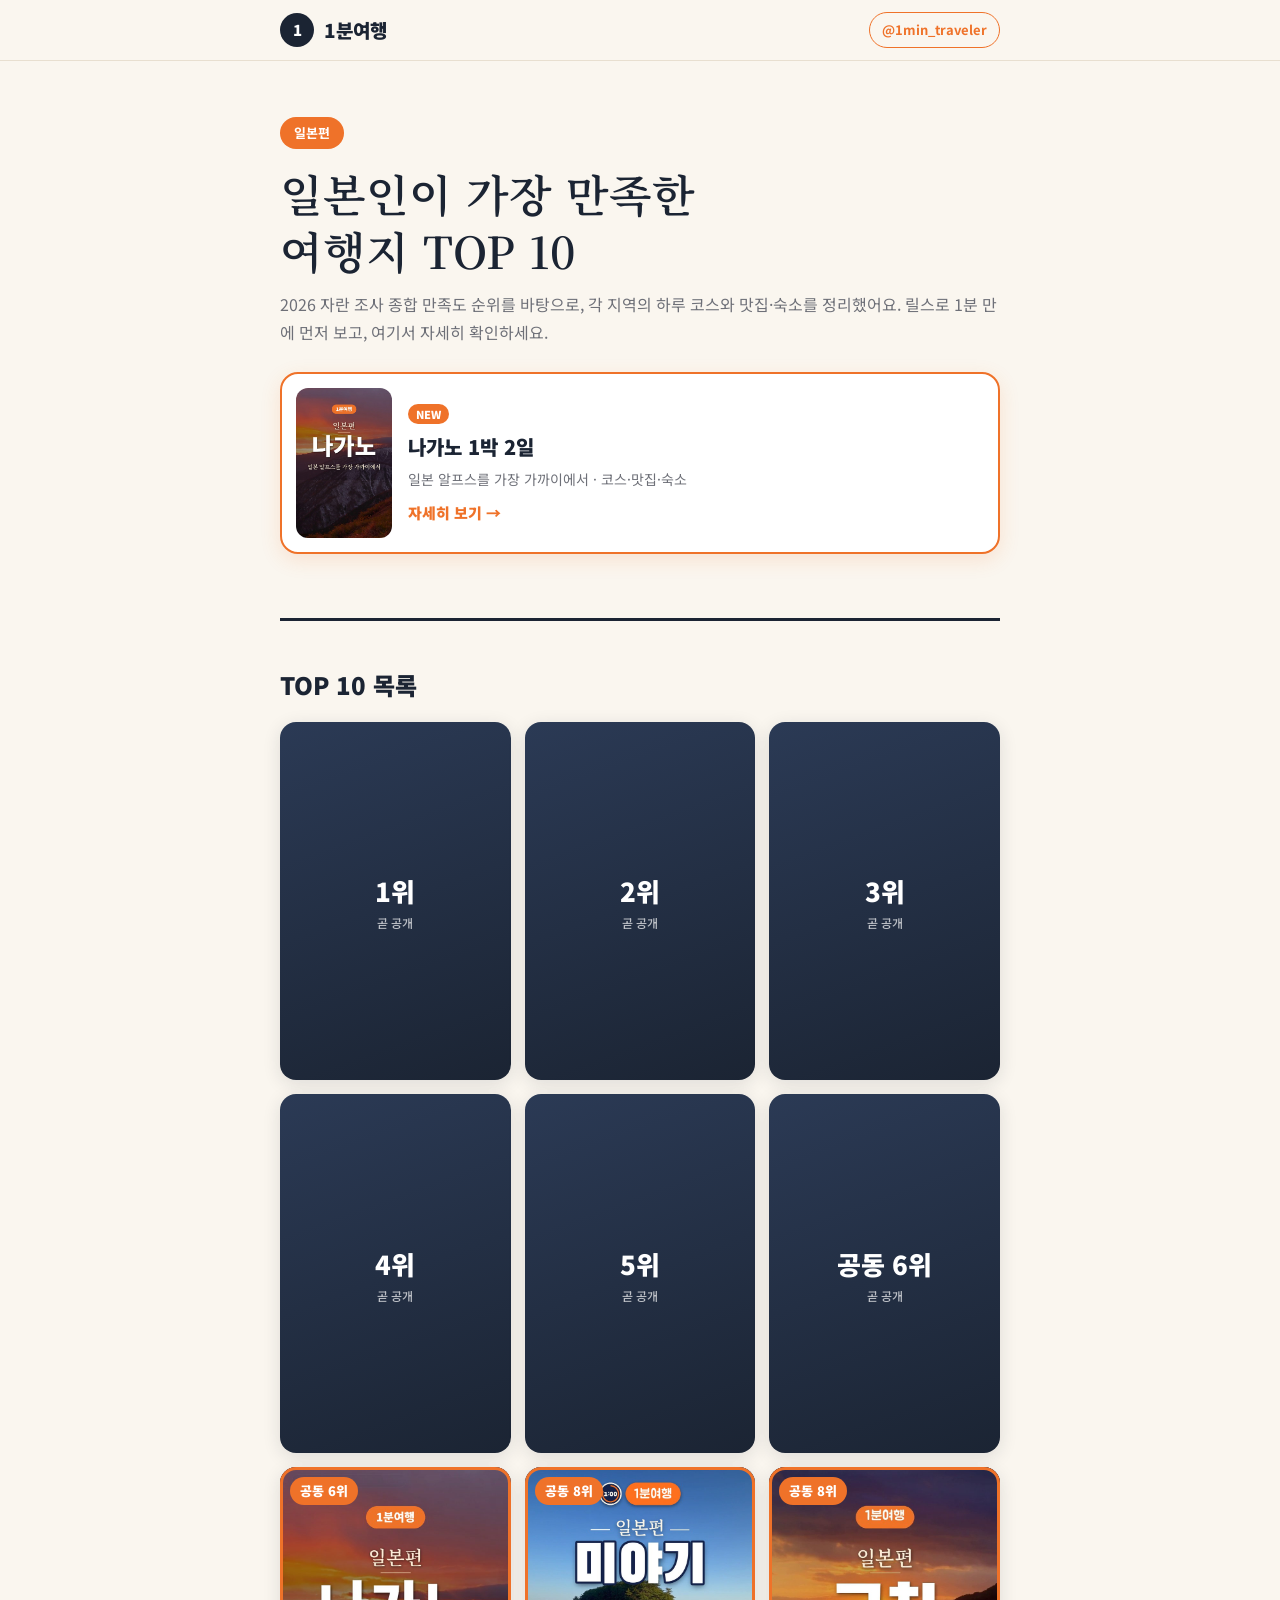
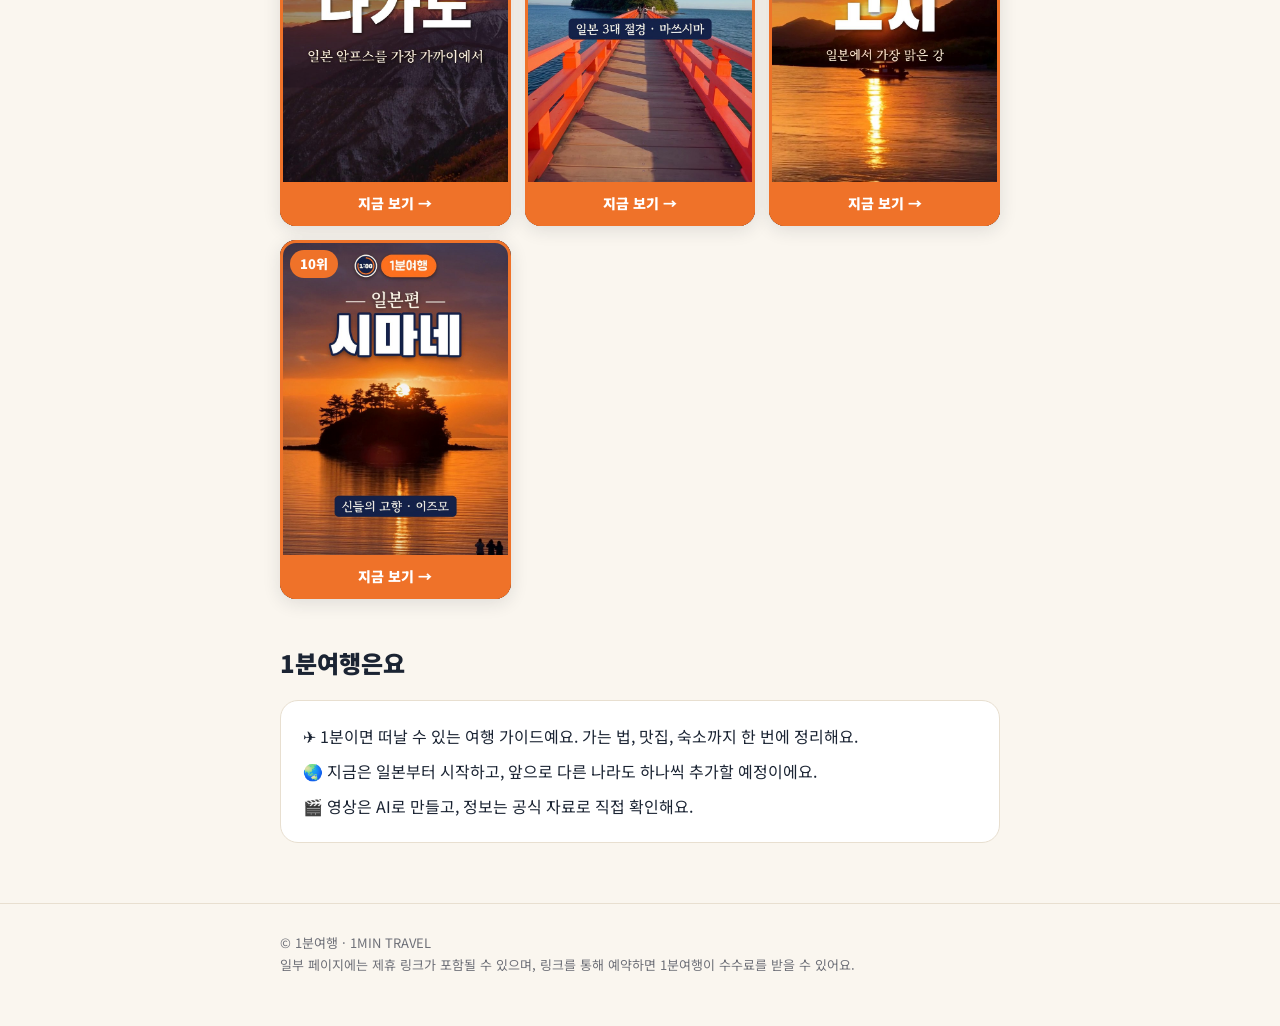
<file: index.html>
<!DOCTYPE html>
<html lang="ko">
<head>
<meta charset="utf-8">
<meta name="viewport" content="width=device-width,initial-scale=1">
<title>1분여행 · 일본인이 가장 만족한 여행지 TOP 10</title>
<meta name="description" content="1분이면 떠날 수 있는 여행 가이드. 일본인이 직접 뽑은 만족도 높은 여행지 TOP 10의 하루 코스, 맛집, 숙소를 정리했어요.">
<meta property="og:title" content="1분여행 · 일본 여행지 TOP 10">
<meta property="og:description" content="가는 법 · 맛집 · 숙소까지 한 번에">
<meta property="og:image" content="https://1mintraveler.github.io/assets/img/covers/kochi.jpg">
<link rel="stylesheet" href="assets/style.css">
</head>
<body>
<header class="top"><div class="wrap">
  <a class="logo" href="./"><span class="dot">1</span>1분여행</a>
  <a class="ig" href="https://www.instagram.com/1min_traveler/" target="_blank" rel="noopener">@1min_traveler</a>
</div></header>

<main class="wrap">
  <section class="hero">
    <span class="pill">일본편</span>
    <h1>일본인이 가장 만족한<br>여행지 TOP 10</h1>
    <p class="lead">2026 자란 조사 종합 만족도 순위를 바탕으로, 각 지역의 하루 코스와 맛집·숙소를 정리했어요. 릴스로 1분 만에 먼저 보고, 여기서 자세히 확인하세요.</p>
    <a class="feature" href="japan/nagano.html">
      <img src="assets/img/covers/nagano.jpg" alt="나가노">
      <div><span class="new">NEW</span><b>나가노 1박 2일</b><p>일본 알프스를 가장 가까이에서 · 코스·맛집·숙소</p><span class="cta">자세히 보기 →</span></div>
    </a>
  </section>
  <div class="rule"></div>

  <h2>TOP 10 목록</h2>
  <div class="grid">
    <div class="card empty locked"><div>1위<small>곧 공개</small></div></div>
    <div class="card empty locked"><div>2위<small>곧 공개</small></div></div>
    <div class="card empty locked"><div>3위<small>곧 공개</small></div></div>
    <div class="card empty locked"><div>4위<small>곧 공개</small></div></div>
    <div class="card empty locked"><div>5위<small>곧 공개</small></div></div>
    <div class="card empty locked"><div>공동 6위<small>곧 공개</small></div></div>
    <a class="card live" href="japan/nagano.html"><img src="assets/img/covers/nagano.jpg" alt="나가노"><span class="rank">공동 6위</span><span class="go">지금 보기 →</span></a>
    <a class="card live" href="japan/miyagi.html"><img src="assets/img/covers/miyagi.jpg" alt="미야기"><span class="rank">공동 8위</span><span class="go">지금 보기 →</span></a>
    <a class="card live" href="japan/kochi.html"><img src="assets/img/covers/kochi.jpg" alt="고치"><span class="rank">공동 8위</span><span class="go">지금 보기 →</span></a>
    <a class="card live" href="japan/shimane.html"><img src="assets/img/covers/shimane.jpg" alt="시마네"><span class="rank">10위</span><span class="go">지금 보기 →</span></a>
  </div>

  <h2>1분여행은요</h2>
  <div class="box">
    <p>✈️ 1분이면 떠날 수 있는 여행 가이드예요. 가는 법, 맛집, 숙소까지 한 번에 정리해요.</p>
    <p style="margin-top:8px">🌏 지금은 일본부터 시작하고, 앞으로 다른 나라도 하나씩 추가할 예정이에요.</p>
    <p style="margin-top:8px">🎬 영상은 AI로 만들고, 정보는 공식 자료로 직접 확인해요.</p>
  </div>
</main>

<footer><div class="wrap">
  © 1분여행 · 1MIN TRAVEL<br>
  일부 페이지에는 제휴 링크가 포함될 수 있으며, 링크를 통해 예약하면 1분여행이 수수료를 받을 수 있어요.
</div></footer>
</body>
</html>
</file>
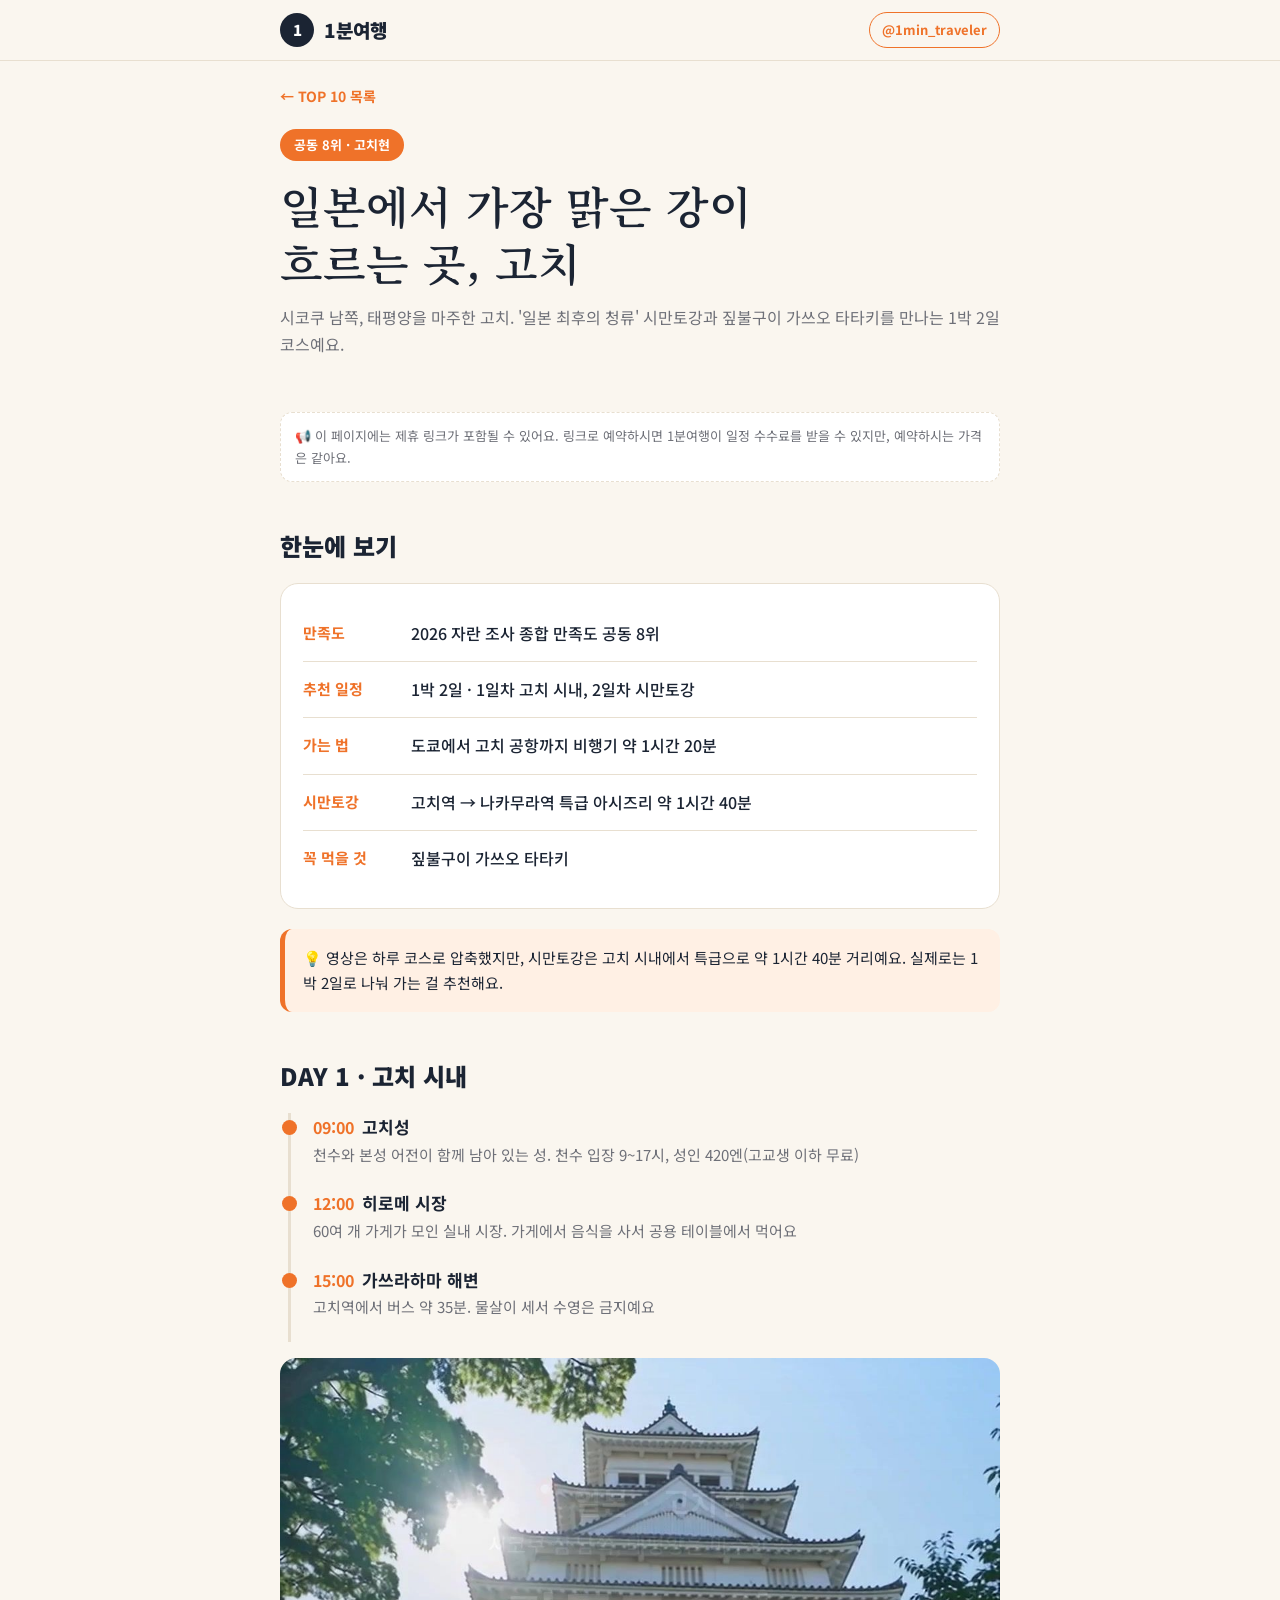
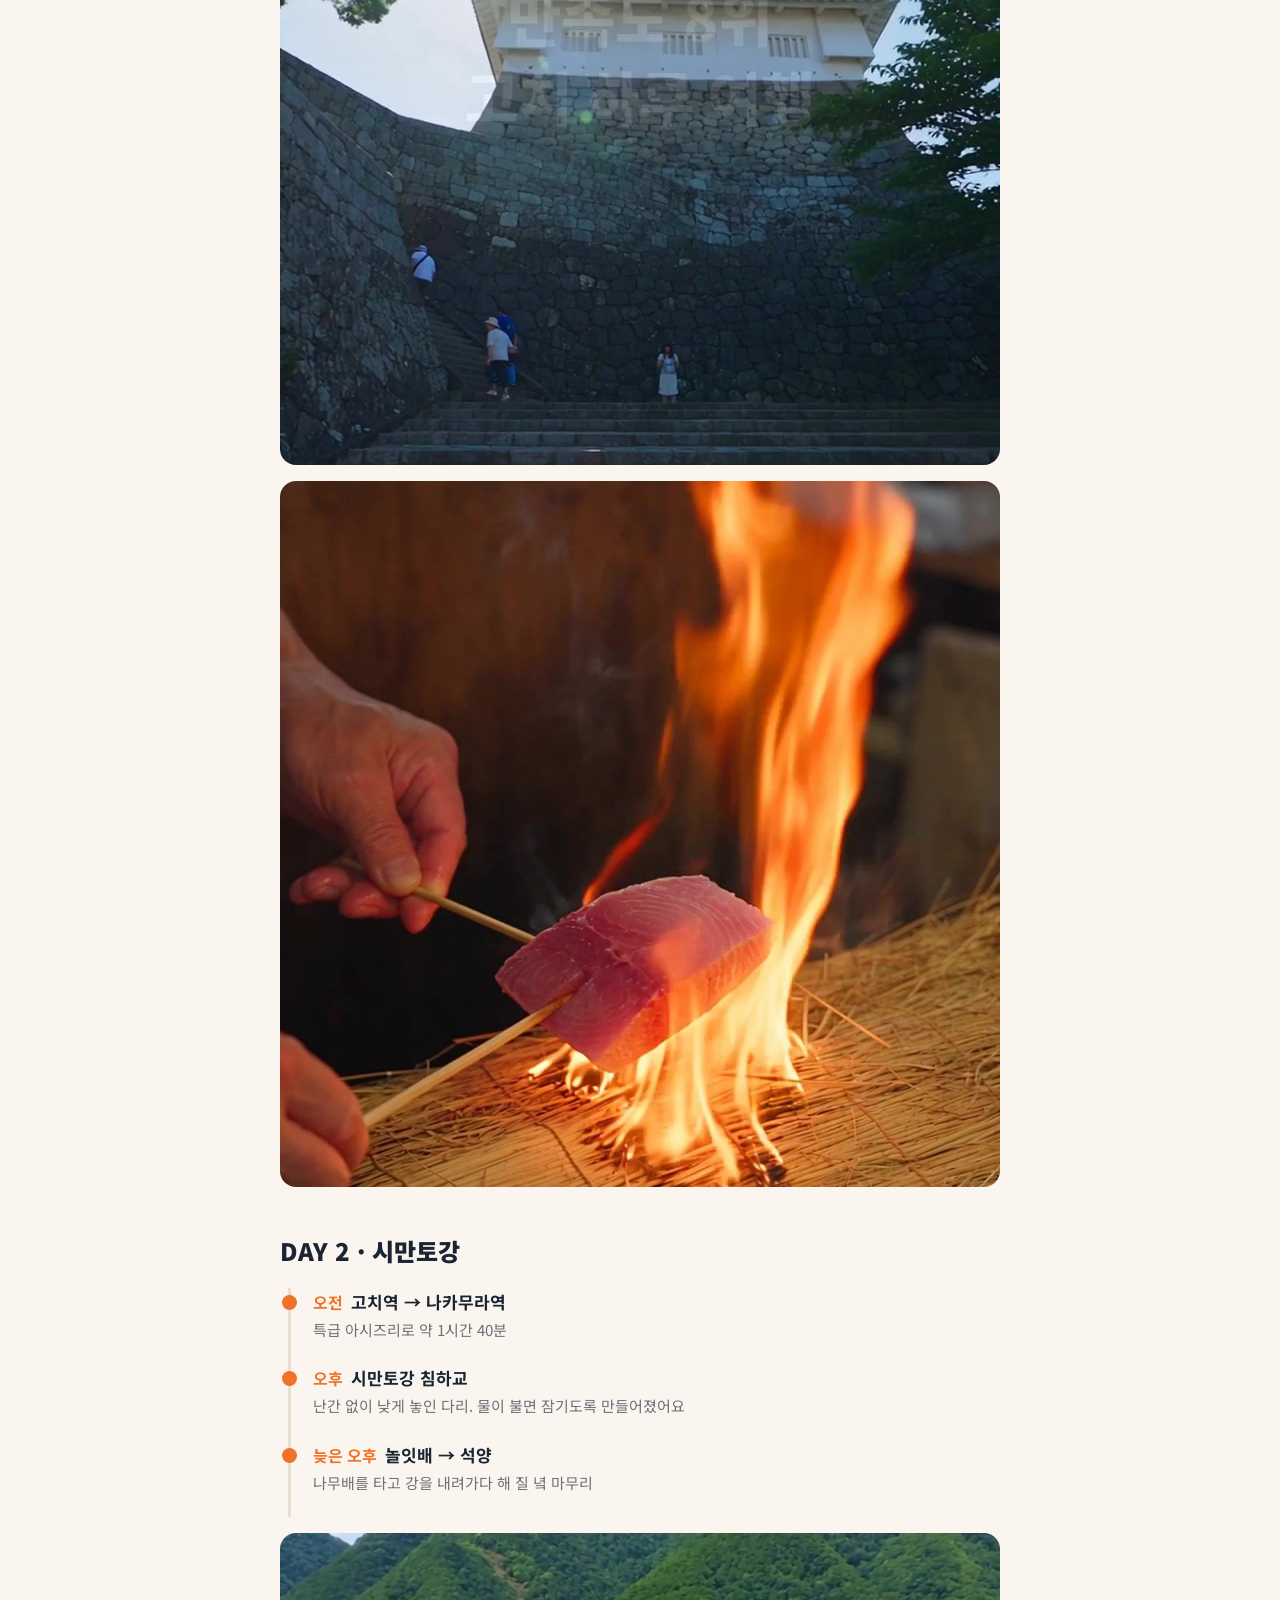
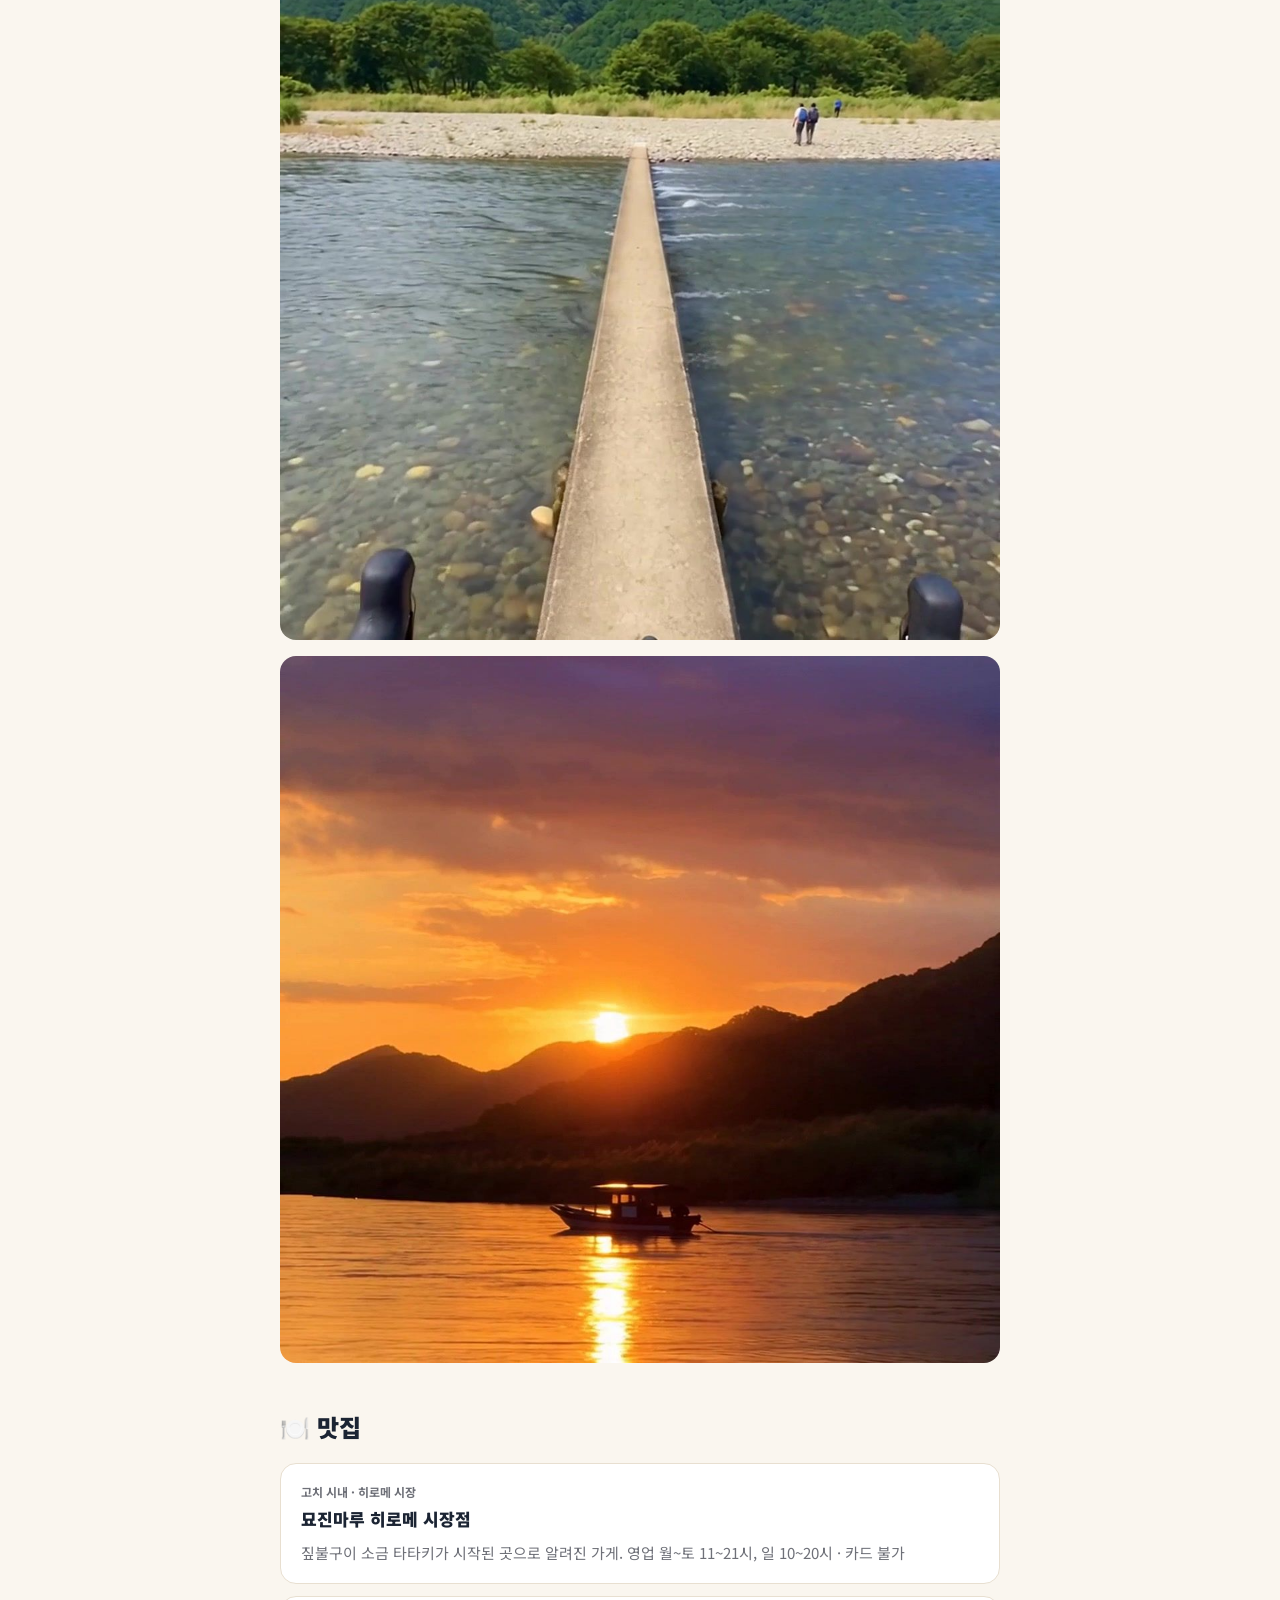
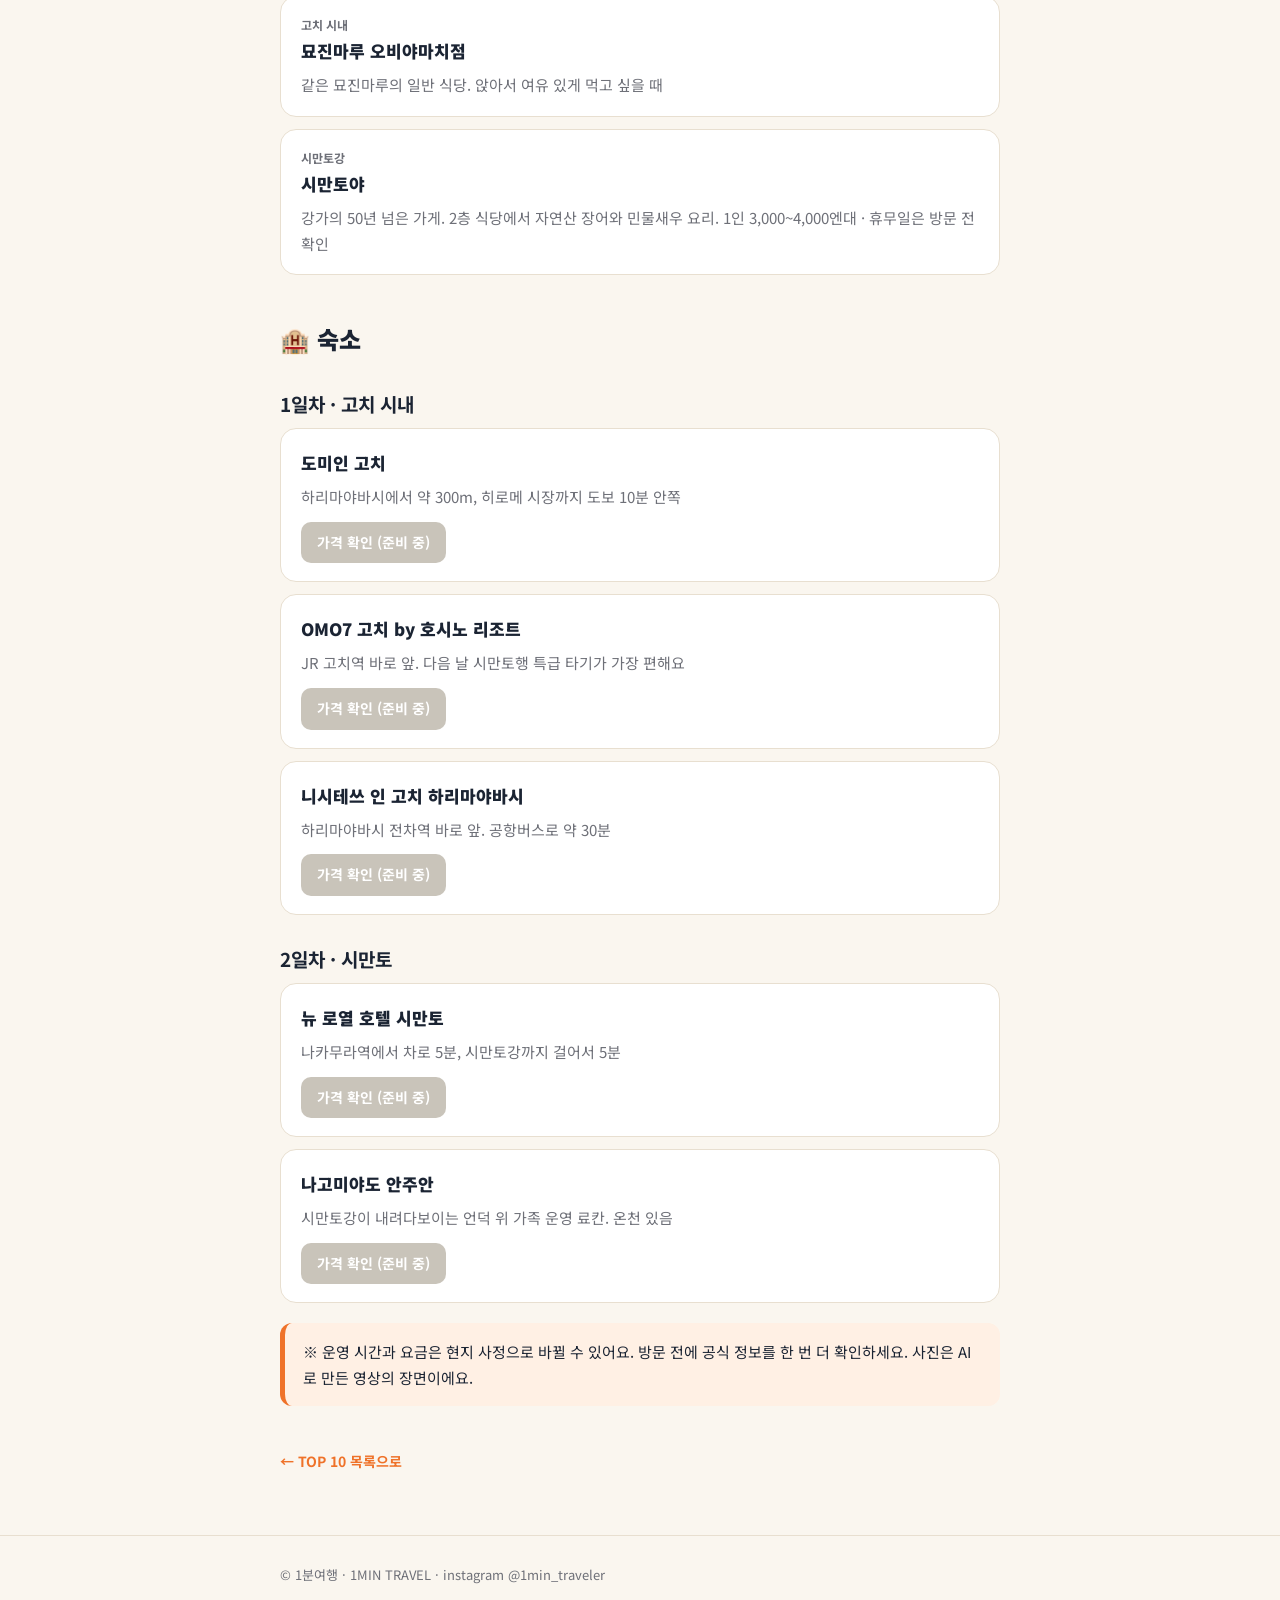
<file: japan/kochi.html>
<!DOCTYPE html>
<html lang="ko">
<head>
<meta charset="utf-8">
<meta name="viewport" content="width=device-width,initial-scale=1">
<title>고치 1박 2일 코스 · 맛집 · 숙소 | 1분여행</title>
<meta name="description" content="일본인 만족도 공동 8위 고치. 고치성, 히로메 시장 가쓰오 타타키, 가쓰라하마, 시만토강 침하교까지 1박 2일 코스와 맛집·숙소 정리.">
<meta property="og:title" content="고치 1박 2일 · 일본에서 가장 맑은 강이 흐르는 곳">
<meta property="og:description" content="코스 · 맛집 · 숙소까지 한 번에 | 1분여행">
<meta property="og:image" content="https://1mintraveler.github.io/assets/img/covers/kochi.jpg">
<link rel="stylesheet" href="../assets/style.css">
</head>
<body>
<header class="top"><div class="wrap">
  <a class="logo" href="../"><span class="dot">1</span>1분여행</a>
  <a class="ig" href="https://www.instagram.com/1min_traveler/" target="_blank" rel="noopener">@1min_traveler</a>
</div></header>

<main class="wrap">
  <a class="back" href="../">← TOP 10 목록</a>
  <section class="hero" style="padding-top:20px">
    <span class="pill">공동 8위 · 고치현</span>
    <h1>일본에서 가장 맑은 강이<br>흐르는 곳, 고치</h1>
    <p class="lead">시코쿠 남쪽, 태평양을 마주한 고치. '일본 최후의 청류' 시만토강과 짚불구이 가쓰오 타타키를 만나는 1박 2일 코스예요.</p>
  </section>

  <div class="disclose">📢 이 페이지에는 제휴 링크가 포함될 수 있어요. 링크로 예약하시면 1분여행이 일정 수수료를 받을 수 있지만, 예약하시는 가격은 같아요.</div>

  <h2>한눈에 보기</h2>
  <div class="box rows">
    <div class="row"><span class="k">만족도</span><span class="v">2026 자란 조사 종합 만족도 공동 8위</span></div>
    <div class="row"><span class="k">추천 일정</span><span class="v">1박 2일 · 1일차 고치 시내, 2일차 시만토강</span></div>
    <div class="row"><span class="k">가는 법</span><span class="v">도쿄에서 고치 공항까지 비행기 약 1시간 20분</span></div>
    <div class="row"><span class="k">시만토강</span><span class="v">고치역 → 나카무라역 특급 아시즈리 약 1시간 40분</span></div>
    <div class="row"><span class="k">꼭 먹을 것</span><span class="v">짚불구이 가쓰오 타타키</span></div>
  </div>
  <div class="note">💡 영상은 하루 코스로 압축했지만, 시만토강은 고치 시내에서 특급으로 약 1시간 40분 거리예요. 실제로는 1박 2일로 나눠 가는 걸 추천해요.</div>

  <h2>DAY 1 · 고치 시내</h2>
  <ul class="timeline">
    <li><span class="t">09:00</span><span class="n">고치성</span><p>천수와 본성 어전이 함께 남아 있는 성. 천수 입장 9~17시, 성인 420엔(고교생 이하 무료)</p></li>
    <li><span class="t">12:00</span><span class="n">히로메 시장</span><p>60여 개 가게가 모인 실내 시장. 가게에서 음식을 사서 공용 테이블에서 먹어요</p></li>
    <li><span class="t">15:00</span><span class="n">가쓰라하마 해변</span><p>고치역에서 버스 약 35분. 물살이 세서 수영은 금지예요</p></li>
  </ul>
  <div class="photo"><img src="../assets/img/kochi/photo_01.jpg" alt="고치성" loading="lazy"></div>
  <div class="photo"><img src="../assets/img/kochi/photo_04.jpg" alt="짚불구이 가쓰오 타타키" loading="lazy"></div>

  <h2>DAY 2 · 시만토강</h2>
  <ul class="timeline">
    <li><span class="t">오전</span><span class="n">고치역 → 나카무라역</span><p>특급 아시즈리로 약 1시간 40분</p></li>
    <li><span class="t">오후</span><span class="n">시만토강 침하교</span><p>난간 없이 낮게 놓인 다리. 물이 불면 잠기도록 만들어졌어요</p></li>
    <li><span class="t">늦은 오후</span><span class="n">놀잇배 → 석양</span><p>나무배를 타고 강을 내려가다 해 질 녘 마무리</p></li>
  </ul>
  <div class="photo"><img src="../assets/img/kochi/photo_07.jpg" alt="시만토강 침하교" loading="lazy"></div>
  <div class="photo"><img src="../assets/img/kochi/photo_09.jpg" alt="시만토강 석양" loading="lazy"></div>

  <h2>🍽️ 맛집</h2>
  <div class="list">
    <div class="item"><div class="tag">고치 시내 · 히로메 시장</div><div class="name">묘진마루 히로메 시장점</div><p>짚불구이 소금 타타키가 시작된 곳으로 알려진 가게. 영업 월~토 11~21시, 일 10~20시 · 카드 불가</p></div>
    <div class="item"><div class="tag">고치 시내</div><div class="name">묘진마루 오비야마치점</div><p>같은 묘진마루의 일반 식당. 앉아서 여유 있게 먹고 싶을 때</p></div>
    <div class="item"><div class="tag">시만토강</div><div class="name">시만토야</div><p>강가의 50년 넘은 가게. 2층 식당에서 자연산 장어와 민물새우 요리. 1인 3,000~4,000엔대 · 휴무일은 방문 전 확인</p></div>
  </div>

  <h2>🏨 숙소</h2>
  <h3>1일차 · 고치 시내</h3>
  <div class="list">
    <div class="item"><div class="name">도미인 고치</div><p>하리마야바시에서 약 300m, 히로메 시장까지 도보 10분 안쪽</p><a class="btn disabled" href="#">가격 확인 (준비 중)</a></div>
    <div class="item"><div class="name">OMO7 고치 by 호시노 리조트</div><p>JR 고치역 바로 앞. 다음 날 시만토행 특급 타기가 가장 편해요</p><a class="btn disabled" href="#">가격 확인 (준비 중)</a></div>
    <div class="item"><div class="name">니시테쓰 인 고치 하리마야바시</div><p>하리마야바시 전차역 바로 앞. 공항버스로 약 30분</p><a class="btn disabled" href="#">가격 확인 (준비 중)</a></div>
  </div>
  <h3>2일차 · 시만토</h3>
  <div class="list">
    <div class="item"><div class="name">뉴 로열 호텔 시만토</div><p>나카무라역에서 차로 5분, 시만토강까지 걸어서 5분</p><a class="btn disabled" href="#">가격 확인 (준비 중)</a></div>
    <div class="item"><div class="name">나고미야도 안주안</div><p>시만토강이 내려다보이는 언덕 위 가족 운영 료칸. 온천 있음</p><a class="btn disabled" href="#">가격 확인 (준비 중)</a></div>
  </div>

  <div class="note">※ 운영 시간과 요금은 현지 사정으로 바뀔 수 있어요. 방문 전에 공식 정보를 한 번 더 확인하세요. 사진은 AI로 만든 영상의 장면이에요.</div>
  <a class="back" href="../">← TOP 10 목록으로</a>
</main>

<footer><div class="wrap">© 1분여행 · 1MIN TRAVEL · instagram @1min_traveler</div></footer>
</body>
</html>
</file>
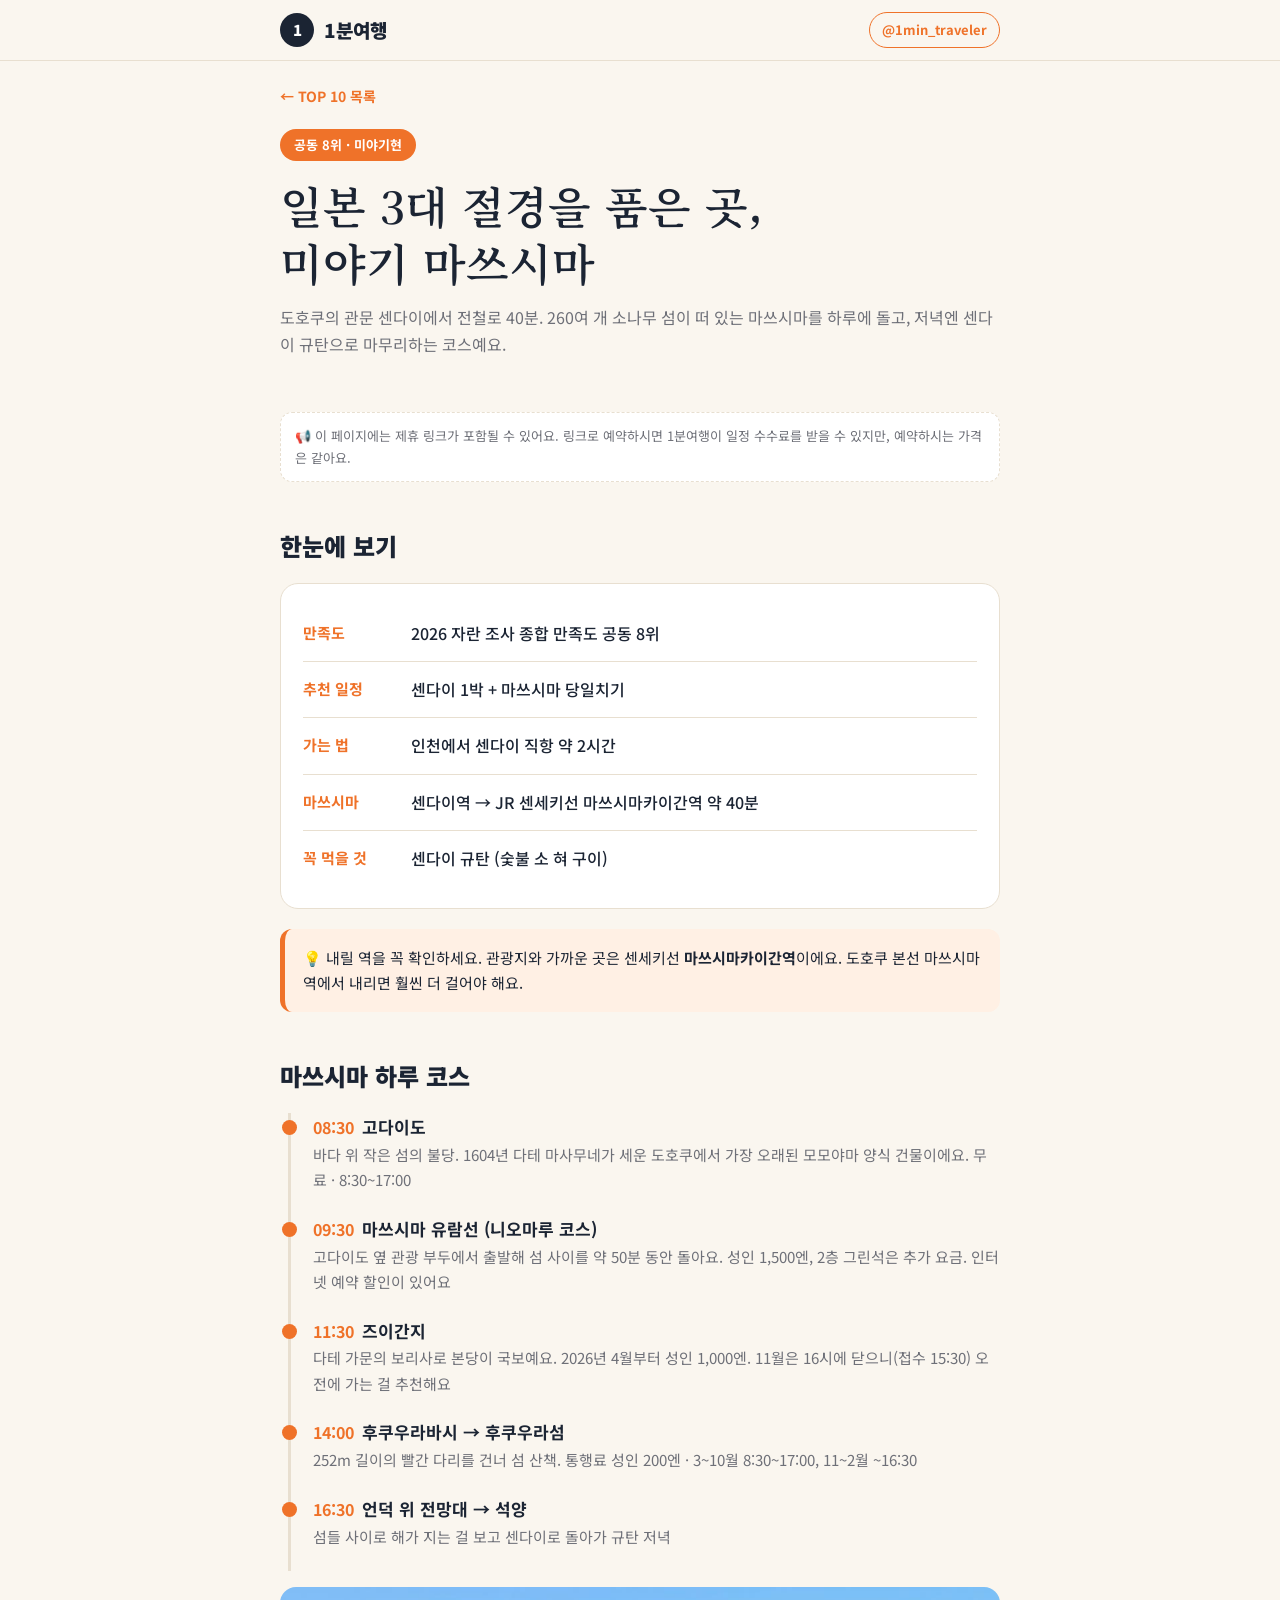
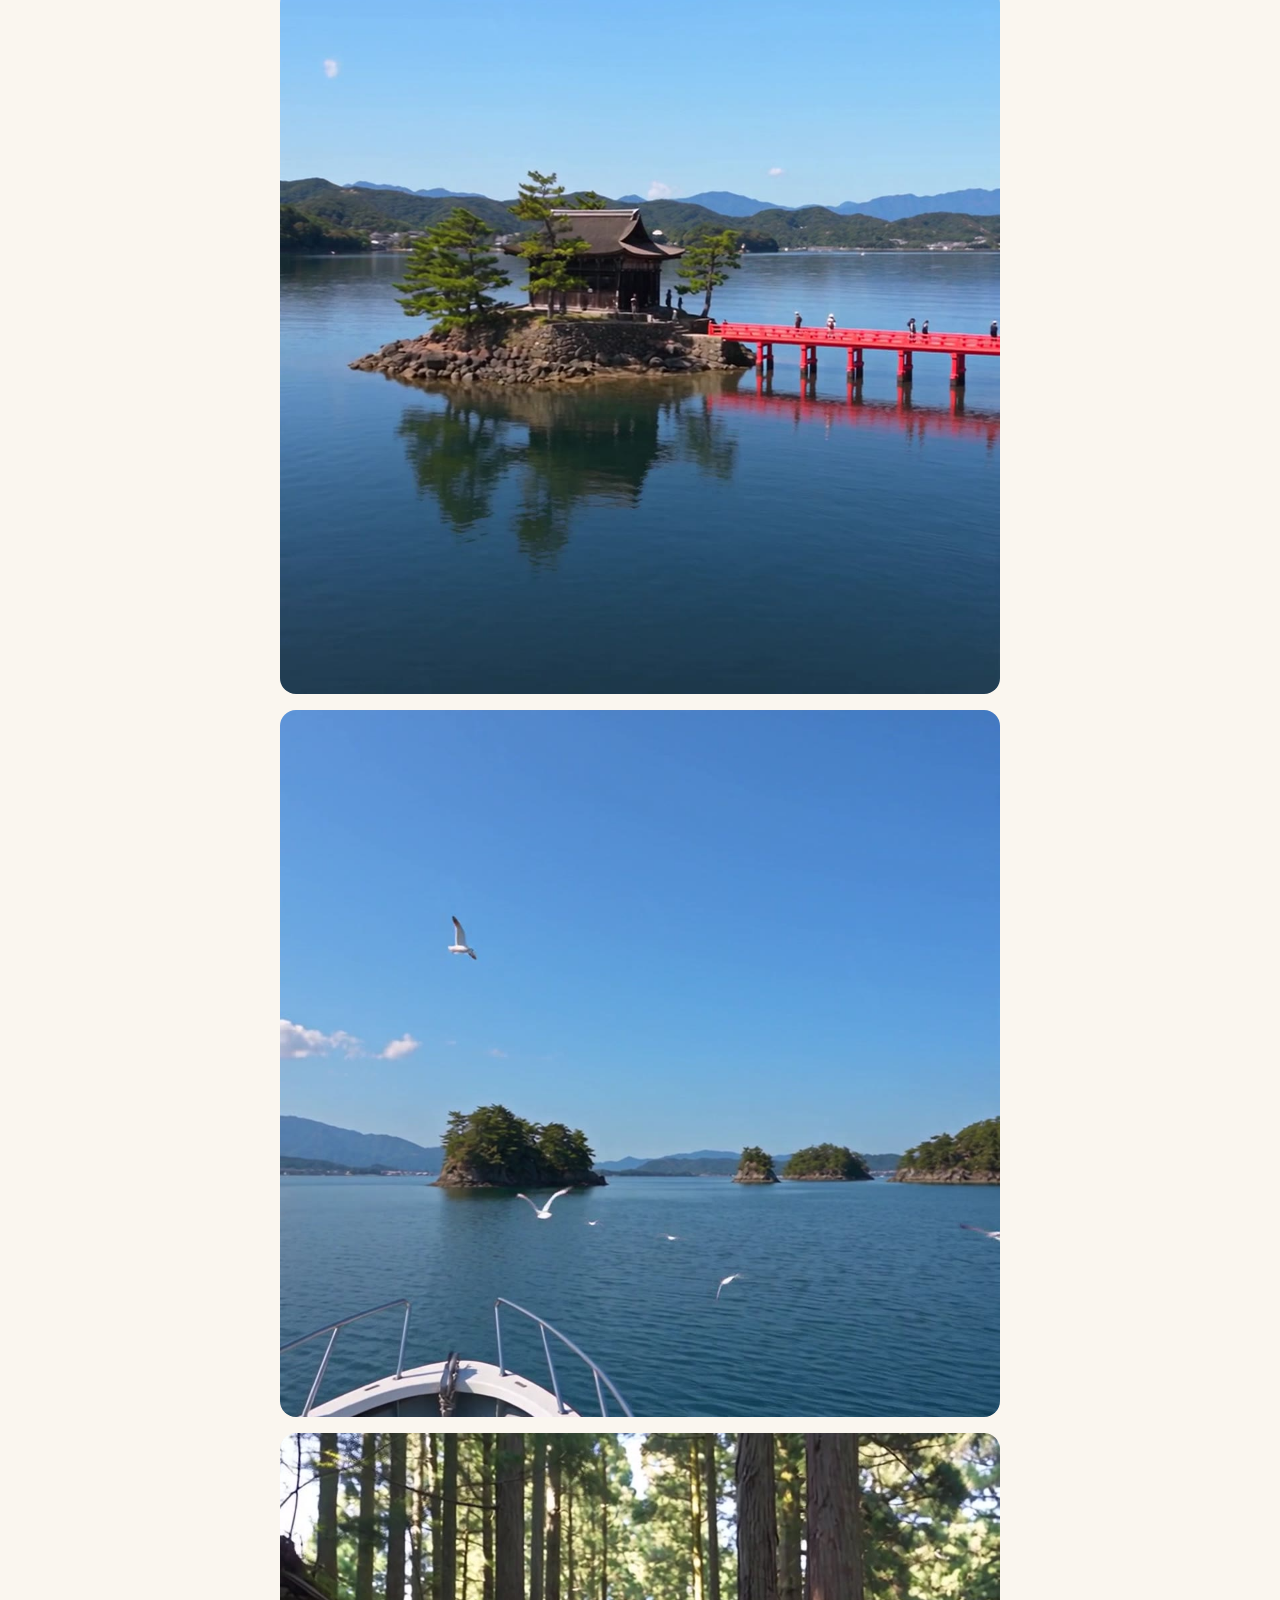
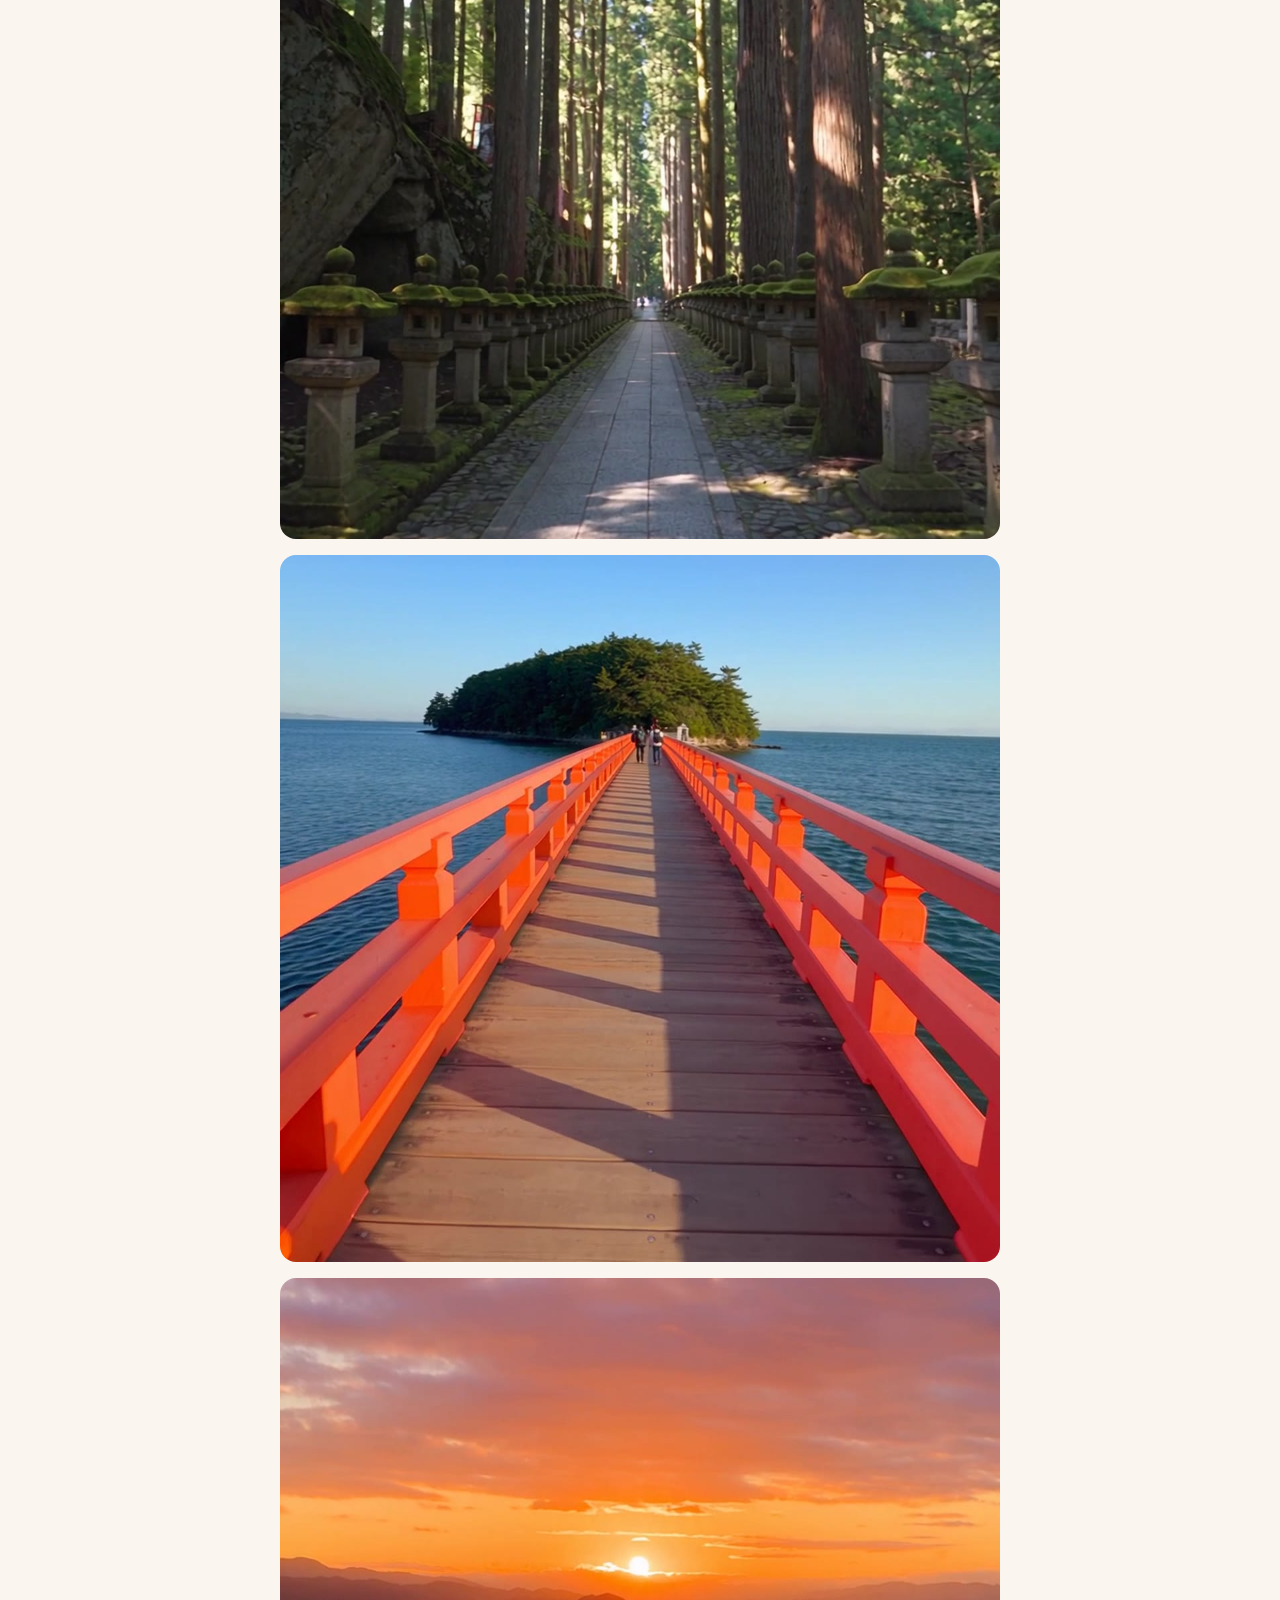
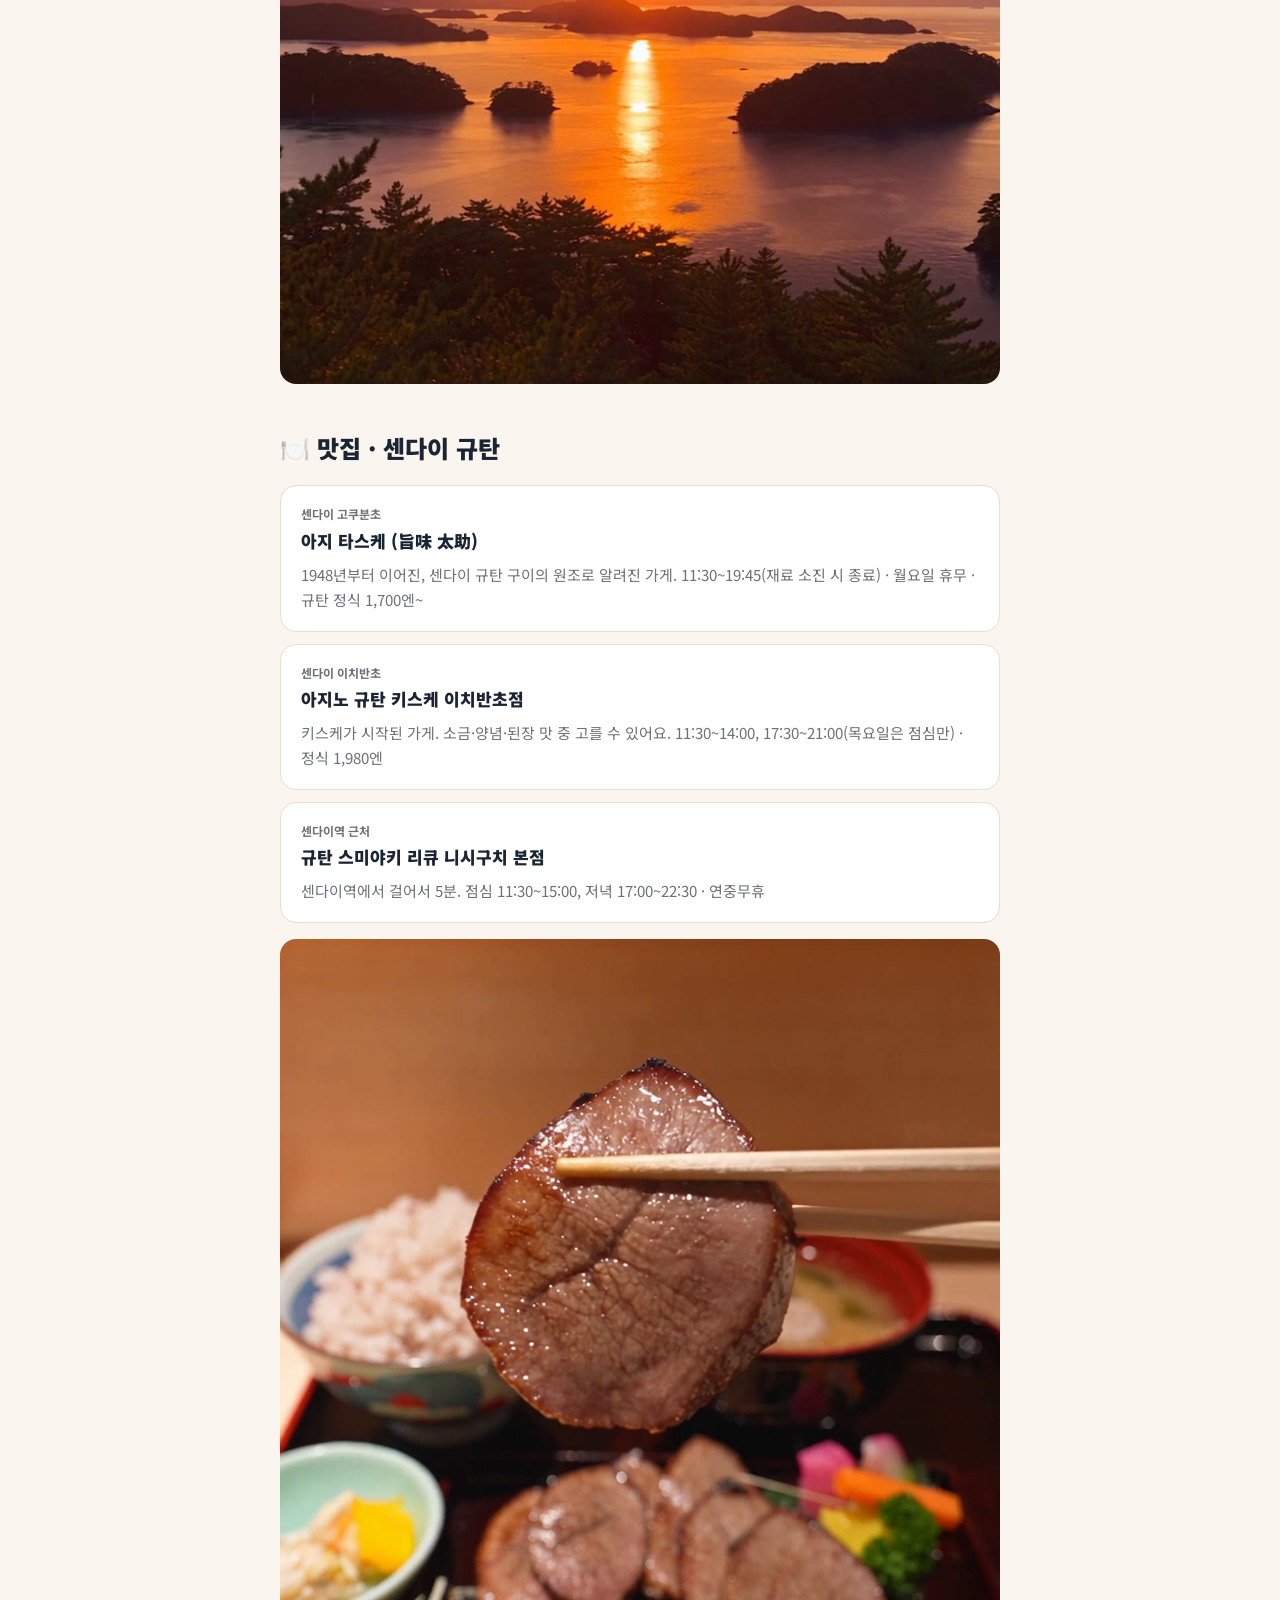
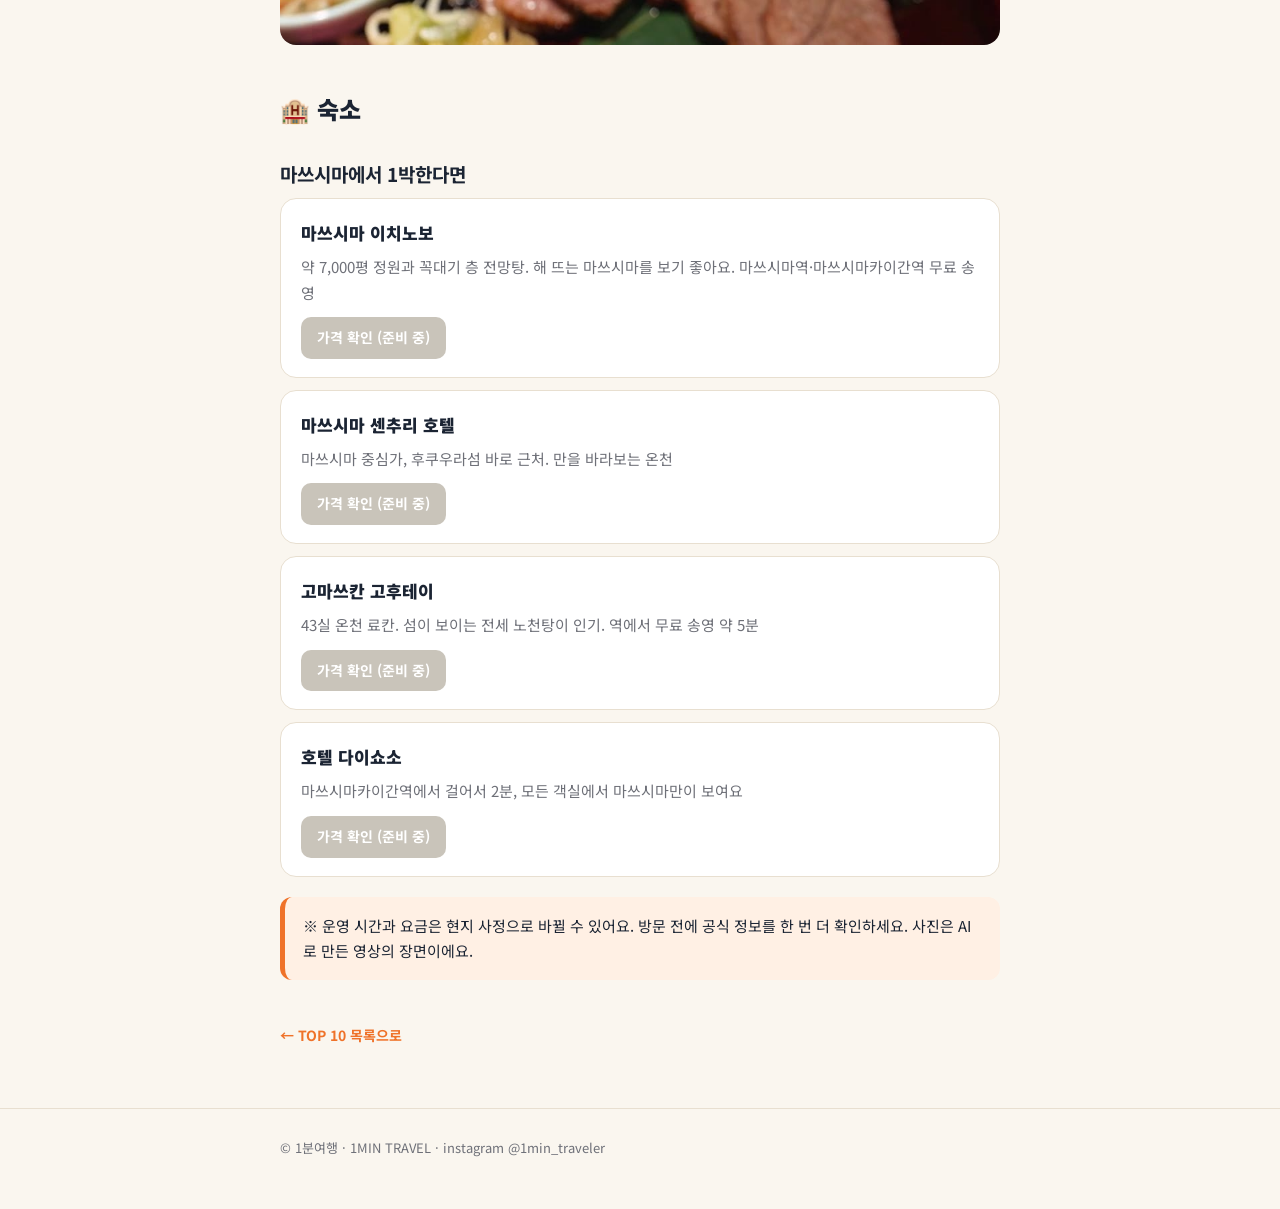
<file: japan/miyagi.html>
<!DOCTYPE html>
<html lang="ko">
<head>
<meta charset="utf-8">
<meta name="viewport" content="width=device-width,initial-scale=1">
<title>미야기 마쓰시마 하루 코스 · 규탄 맛집 · 숙소 | 1분여행</title>
<meta name="description" content="일본인 만족도 공동 8위 미야기. 고다이도, 마쓰시마 유람선, 즈이간지, 후쿠우라바시와 센다이 규탄 맛집·숙소 정리.">
<meta property="og:title" content="미야기 · 일본 3대 절경 마쓰시마 하루 코스">
<meta property="og:description" content="코스 · 맛집 · 숙소까지 한 번에 | 1분여행">
<meta property="og:image" content="https://1mintraveler.github.io/assets/img/covers/miyagi.jpg">
<link rel="stylesheet" href="../assets/style.css">
</head>
<body>
<header class="top"><div class="wrap">
  <a class="logo" href="../"><span class="dot">1</span>1분여행</a>
  <a class="ig" href="https://www.instagram.com/1min_traveler/" target="_blank" rel="noopener">@1min_traveler</a>
</div></header>

<main class="wrap">
  <a class="back" href="../">← TOP 10 목록</a>
  <section class="hero" style="padding-top:20px">
    <span class="pill">공동 8위 · 미야기현</span>
    <h1>일본 3대 절경을 품은 곳,<br>미야기 마쓰시마</h1>
    <p class="lead">도호쿠의 관문 센다이에서 전철로 40분. 260여 개 소나무 섬이 떠 있는 마쓰시마를 하루에 돌고, 저녁엔 센다이 규탄으로 마무리하는 코스예요.</p>
  </section>

  <div class="disclose">📢 이 페이지에는 제휴 링크가 포함될 수 있어요. 링크로 예약하시면 1분여행이 일정 수수료를 받을 수 있지만, 예약하시는 가격은 같아요.</div>

  <h2>한눈에 보기</h2>
  <div class="box rows">
    <div class="row"><span class="k">만족도</span><span class="v">2026 자란 조사 종합 만족도 공동 8위</span></div>
    <div class="row"><span class="k">추천 일정</span><span class="v">센다이 1박 + 마쓰시마 당일치기</span></div>
    <div class="row"><span class="k">가는 법</span><span class="v">인천에서 센다이 직항 약 2시간</span></div>
    <div class="row"><span class="k">마쓰시마</span><span class="v">센다이역 → JR 센세키선 마쓰시마카이간역 약 40분</span></div>
    <div class="row"><span class="k">꼭 먹을 것</span><span class="v">센다이 규탄 (숯불 소 혀 구이)</span></div>
  </div>
  <div class="note">💡 내릴 역을 꼭 확인하세요. 관광지와 가까운 곳은 센세키선 <b>마쓰시마카이간역</b>이에요. 도호쿠 본선 마쓰시마역에서 내리면 훨씬 더 걸어야 해요.</div>

  <h2>마쓰시마 하루 코스</h2>
  <ul class="timeline">
    <li><span class="t">08:30</span><span class="n">고다이도</span><p>바다 위 작은 섬의 불당. 1604년 다테 마사무네가 세운 도호쿠에서 가장 오래된 모모야마 양식 건물이에요. 무료 · 8:30~17:00</p></li>
    <li><span class="t">09:30</span><span class="n">마쓰시마 유람선 (니오마루 코스)</span><p>고다이도 옆 관광 부두에서 출발해 섬 사이를 약 50분 동안 돌아요. 성인 1,500엔, 2층 그린석은 추가 요금. 인터넷 예약 할인이 있어요</p></li>
    <li><span class="t">11:30</span><span class="n">즈이간지</span><p>다테 가문의 보리사로 본당이 국보예요. 2026년 4월부터 성인 1,000엔. 11월은 16시에 닫으니(접수 15:30) 오전에 가는 걸 추천해요</p></li>
    <li><span class="t">14:00</span><span class="n">후쿠우라바시 → 후쿠우라섬</span><p>252m 길이의 빨간 다리를 건너 섬 산책. 통행료 성인 200엔 · 3~10월 8:30~17:00, 11~2월 ~16:30</p></li>
    <li><span class="t">16:30</span><span class="n">언덕 위 전망대 → 석양</span><p>섬들 사이로 해가 지는 걸 보고 센다이로 돌아가 규탄 저녁</p></li>
  </ul>
  <div class="photo"><img src="../assets/img/miyagi/photo_01.jpg" alt="고다이도" loading="lazy"></div>
  <div class="photo"><img src="../assets/img/miyagi/photo_02.jpg" alt="마쓰시마 유람선" loading="lazy"></div>
  <div class="photo"><img src="../assets/img/miyagi/photo_04.jpg" alt="즈이간지 참배길" loading="lazy"></div>
  <div class="photo"><img src="../assets/img/miyagi/photo_05.jpg" alt="후쿠우라바시" loading="lazy"></div>
  <div class="photo"><img src="../assets/img/miyagi/photo_06.jpg" alt="마쓰시마 석양" loading="lazy"></div>

  <h2>🍽️ 맛집 · 센다이 규탄</h2>
  <div class="list">
    <div class="item"><div class="tag">센다이 고쿠분초</div><div class="name">아지 타스케 (旨味 太助)</div><p>1948년부터 이어진, 센다이 규탄 구이의 원조로 알려진 가게. 11:30~19:45(재료 소진 시 종료) · 월요일 휴무 · 규탄 정식 1,700엔~</p></div>
    <div class="item"><div class="tag">센다이 이치반초</div><div class="name">아지노 규탄 키스케 이치반초점</div><p>키스케가 시작된 가게. 소금·양념·된장 맛 중 고를 수 있어요. 11:30~14:00, 17:30~21:00(목요일은 점심만) · 정식 1,980엔</p></div>
    <div class="item"><div class="tag">센다이역 근처</div><div class="name">규탄 스미야키 리큐 니시구치 본점</div><p>센다이역에서 걸어서 5분. 점심 11:30~15:00, 저녁 17:00~22:30 · 연중무휴</p></div>
  </div>
  <div class="photo"><img src="../assets/img/miyagi/photo_03.jpg" alt="센다이 규탄 정식" loading="lazy"></div>

  <h2>🏨 숙소</h2>
  <h3>마쓰시마에서 1박한다면</h3>
  <div class="list">
    <div class="item"><div class="name">마쓰시마 이치노보</div><p>약 7,000평 정원과 꼭대기 층 전망탕. 해 뜨는 마쓰시마를 보기 좋아요. 마쓰시마역·마쓰시마카이간역 무료 송영</p><a class="btn disabled" href="#">가격 확인 (준비 중)</a></div>
    <div class="item"><div class="name">마쓰시마 센추리 호텔</div><p>마쓰시마 중심가, 후쿠우라섬 바로 근처. 만을 바라보는 온천</p><a class="btn disabled" href="#">가격 확인 (준비 중)</a></div>
    <div class="item"><div class="name">고마쓰칸 고후테이</div><p>43실 온천 료칸. 섬이 보이는 전세 노천탕이 인기. 역에서 무료 송영 약 5분</p><a class="btn disabled" href="#">가격 확인 (준비 중)</a></div>
    <div class="item"><div class="name">호텔 다이쇼소</div><p>마쓰시마카이간역에서 걸어서 2분, 모든 객실에서 마쓰시마만이 보여요</p><a class="btn disabled" href="#">가격 확인 (준비 중)</a></div>
  </div>

  <div class="note">※ 운영 시간과 요금은 현지 사정으로 바뀔 수 있어요. 방문 전에 공식 정보를 한 번 더 확인하세요. 사진은 AI로 만든 영상의 장면이에요.</div>
  <a class="back" href="../">← TOP 10 목록으로</a>
</main>

<footer><div class="wrap">© 1분여행 · 1MIN TRAVEL · instagram @1min_traveler</div></footer>
</body>
</html>
</file>
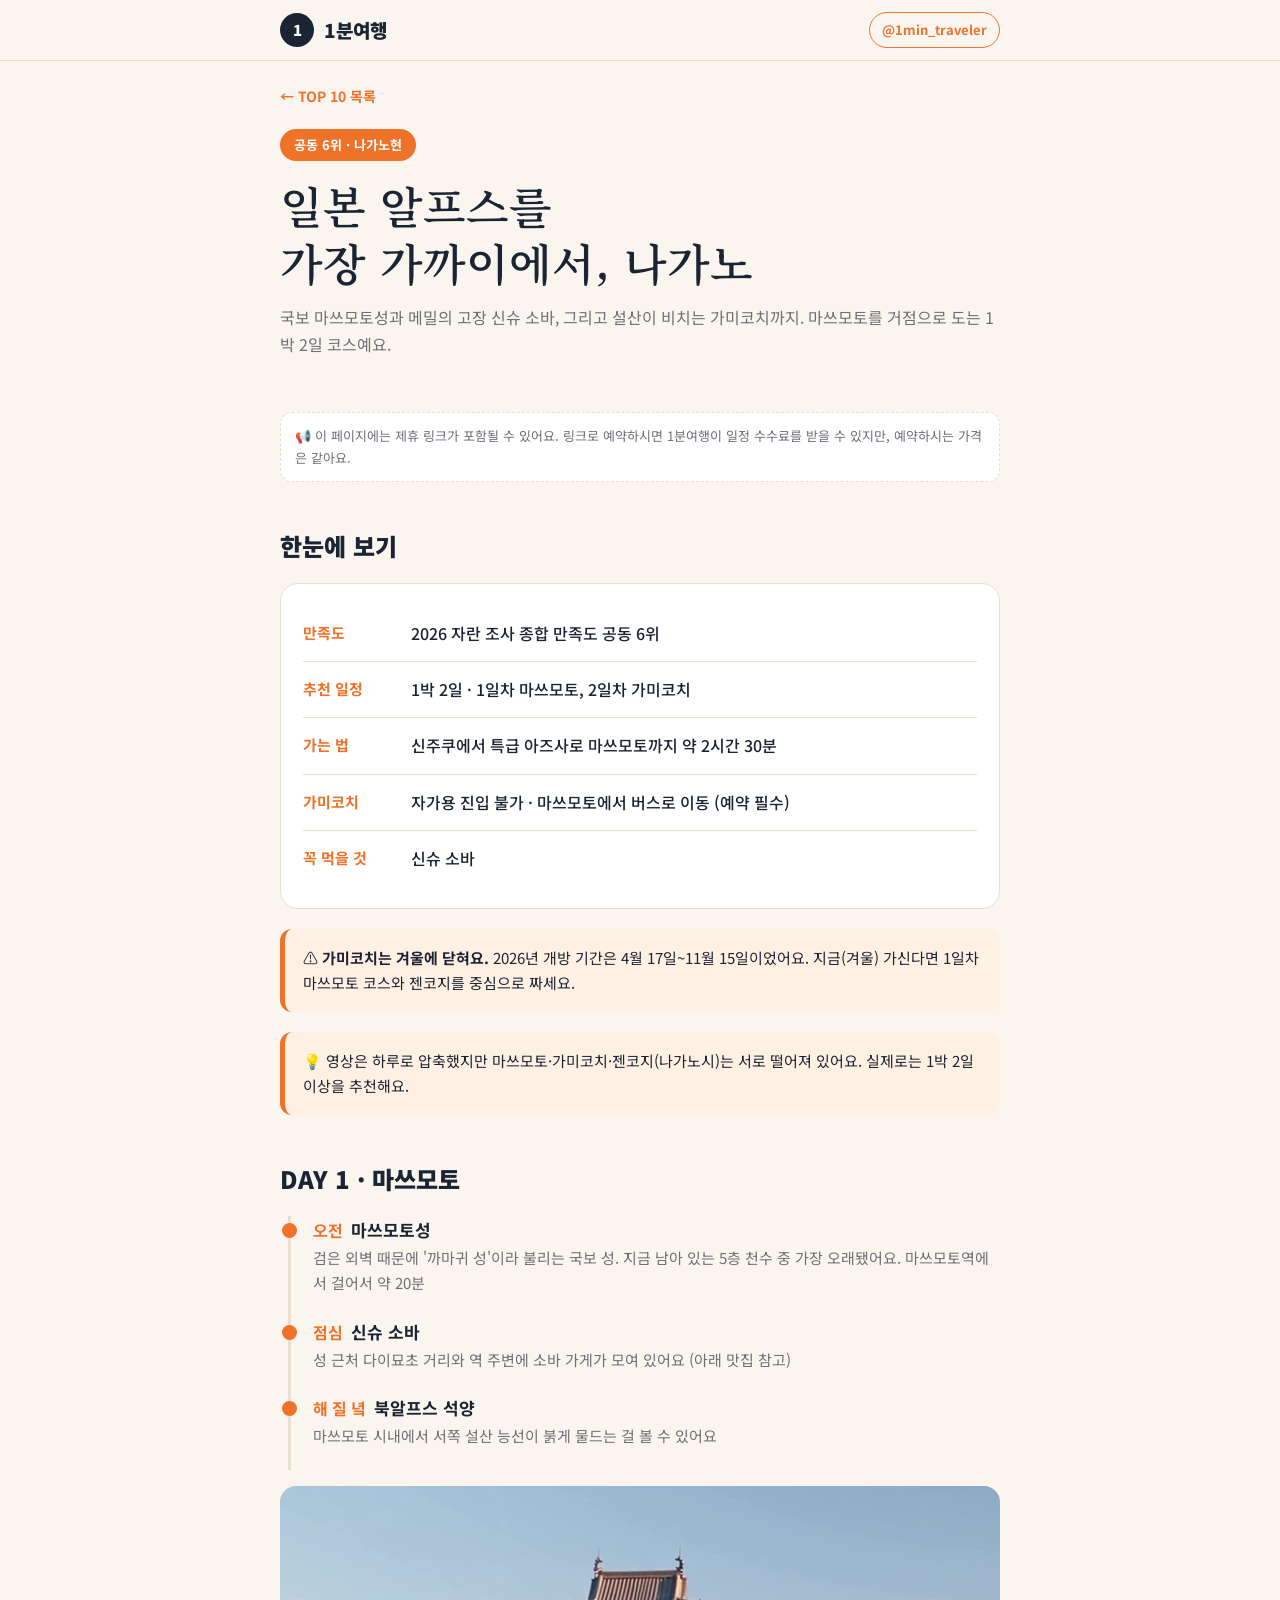
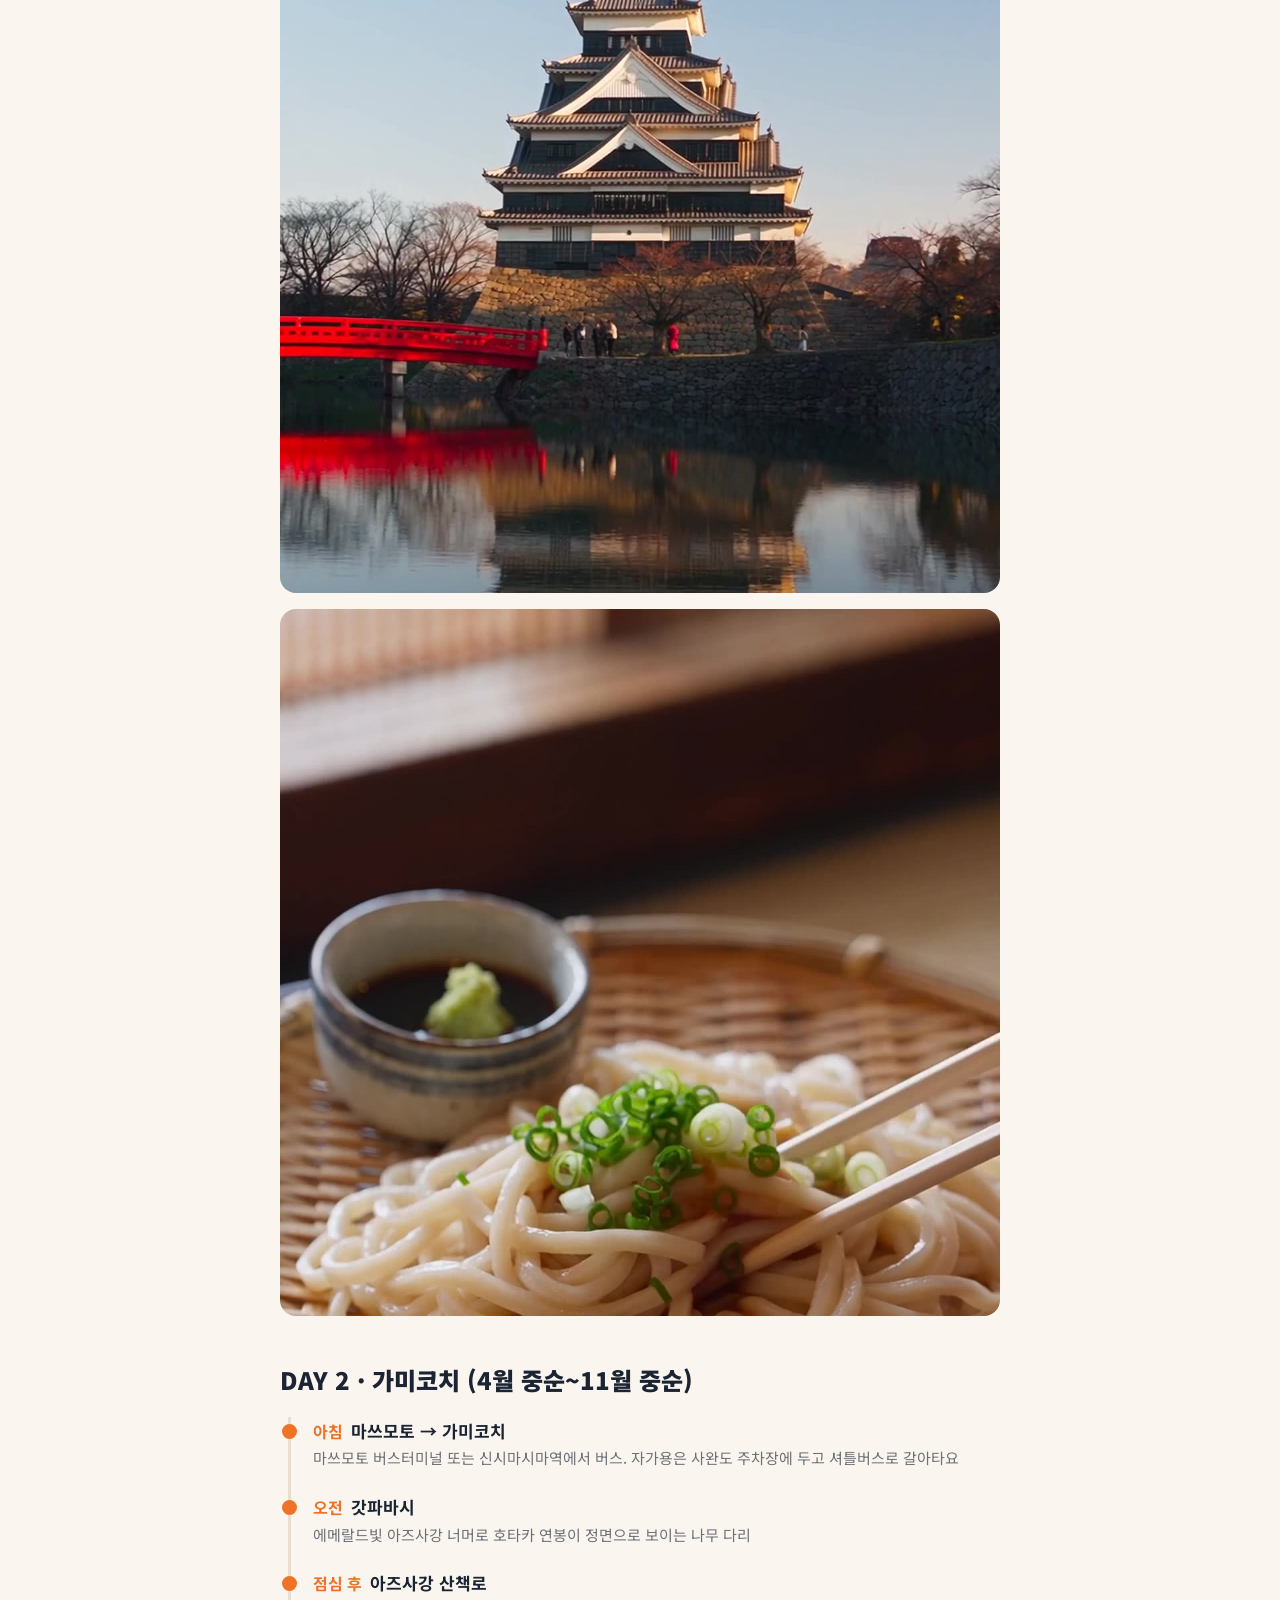
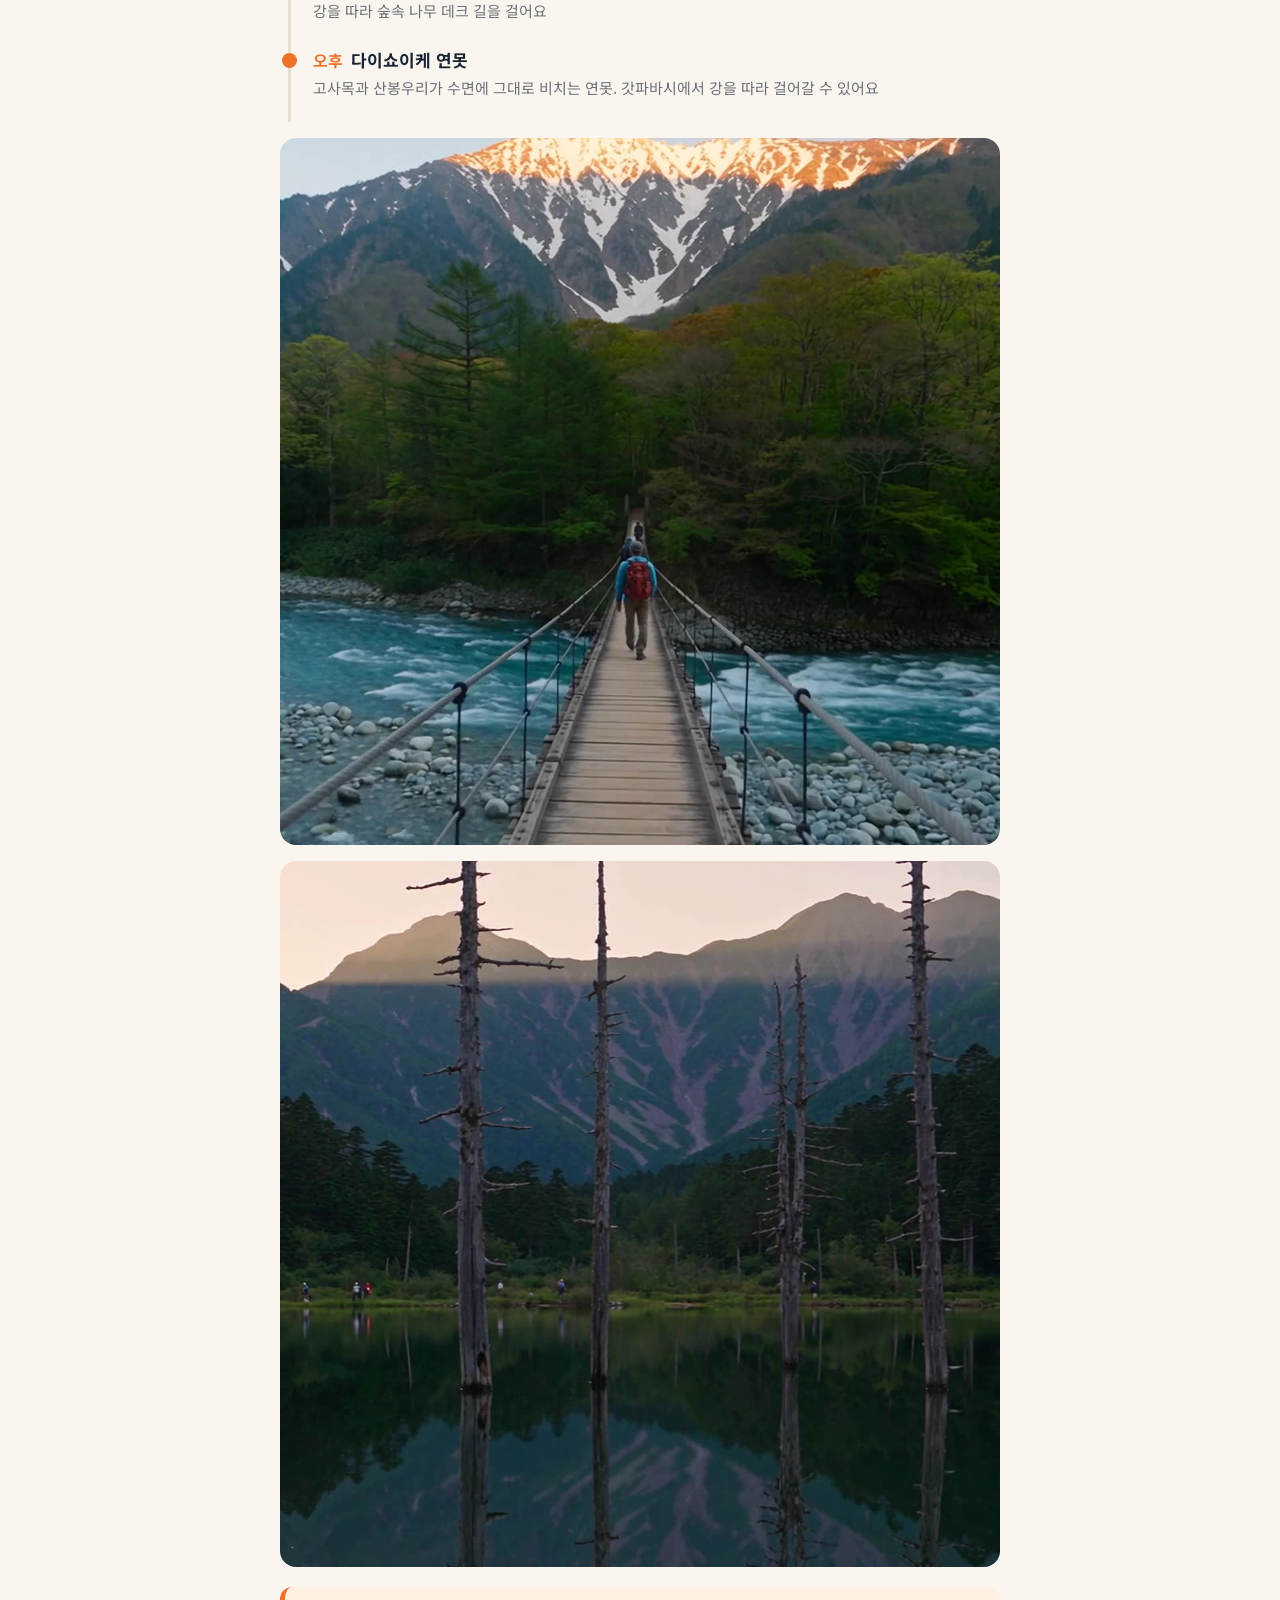
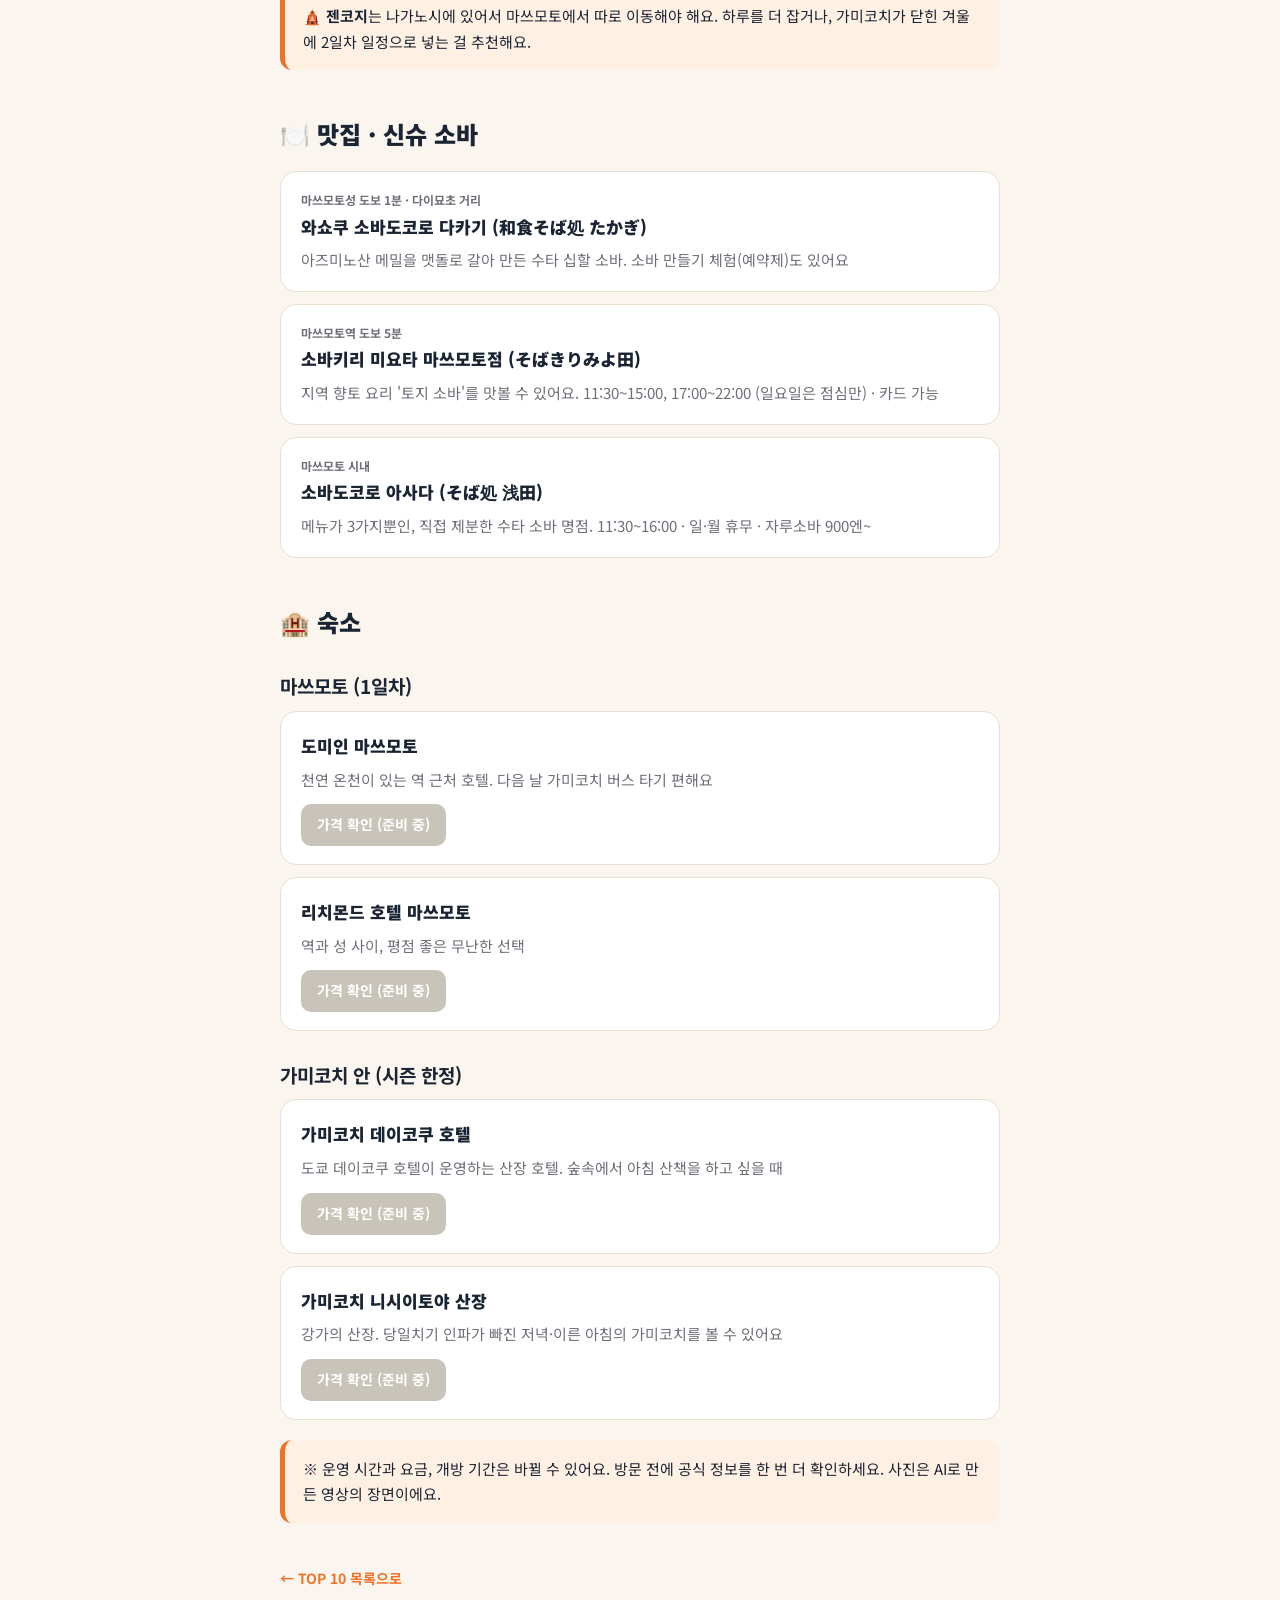
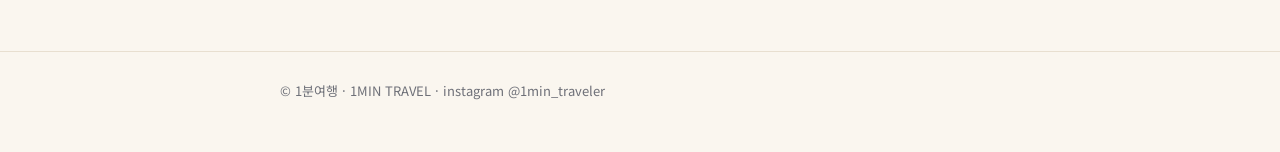
<file: japan/nagano.html>
<!DOCTYPE html>
<html lang="ko">
<head>
<meta charset="utf-8">
<meta name="viewport" content="width=device-width,initial-scale=1">
<title>나가노 1박 2일 코스 · 맛집 · 숙소 | 1분여행</title>
<meta name="description" content="일본인 만족도 공동 6위 나가노. 마쓰모토성, 신슈 소바, 가미코치 갓파바시·다이쇼이케까지 1박 2일 코스와 맛집·숙소 정리.">
<meta property="og:title" content="나가노 1박 2일 · 일본 알프스를 가장 가까이에서">
<meta property="og:description" content="코스 · 맛집 · 숙소까지 한 번에 | 1분여행">
<meta property="og:image" content="https://1mintraveler.github.io/assets/img/covers/nagano.jpg">
<link rel="stylesheet" href="../assets/style.css">
</head>
<body>
<header class="top"><div class="wrap">
  <a class="logo" href="../"><span class="dot">1</span>1분여행</a>
  <a class="ig" href="https://www.instagram.com/1min_traveler/" target="_blank" rel="noopener">@1min_traveler</a>
</div></header>

<main class="wrap">
  <a class="back" href="../">← TOP 10 목록</a>
  <section class="hero" style="padding-top:20px">
    <span class="pill">공동 6위 · 나가노현</span>
    <h1>일본 알프스를<br>가장 가까이에서, 나가노</h1>
    <p class="lead">국보 마쓰모토성과 메밀의 고장 신슈 소바, 그리고 설산이 비치는 가미코치까지. 마쓰모토를 거점으로 도는 1박 2일 코스예요.</p>
  </section>

  <div class="disclose">📢 이 페이지에는 제휴 링크가 포함될 수 있어요. 링크로 예약하시면 1분여행이 일정 수수료를 받을 수 있지만, 예약하시는 가격은 같아요.</div>

  <h2>한눈에 보기</h2>
  <div class="box rows">
    <div class="row"><span class="k">만족도</span><span class="v">2026 자란 조사 종합 만족도 공동 6위</span></div>
    <div class="row"><span class="k">추천 일정</span><span class="v">1박 2일 · 1일차 마쓰모토, 2일차 가미코치</span></div>
    <div class="row"><span class="k">가는 법</span><span class="v">신주쿠에서 특급 아즈사로 마쓰모토까지 약 2시간 30분</span></div>
    <div class="row"><span class="k">가미코치</span><span class="v">자가용 진입 불가 · 마쓰모토에서 버스로 이동 (예약 필수)</span></div>
    <div class="row"><span class="k">꼭 먹을 것</span><span class="v">신슈 소바</span></div>
  </div>
  <div class="note">⚠️ <b>가미코치는 겨울에 닫혀요.</b> 2026년 개방 기간은 4월 17일~11월 15일이었어요. 지금(겨울) 가신다면 1일차 마쓰모토 코스와 젠코지를 중심으로 짜세요.</div>
  <div class="note">💡 영상은 하루로 압축했지만 마쓰모토·가미코치·젠코지(나가노시)는 서로 떨어져 있어요. 실제로는 1박 2일 이상을 추천해요.</div>

  <h2>DAY 1 · 마쓰모토</h2>
  <ul class="timeline">
    <li><span class="t">오전</span><span class="n">마쓰모토성</span><p>검은 외벽 때문에 '까마귀 성'이라 불리는 국보 성. 지금 남아 있는 5층 천수 중 가장 오래됐어요. 마쓰모토역에서 걸어서 약 20분</p></li>
    <li><span class="t">점심</span><span class="n">신슈 소바</span><p>성 근처 다이묘초 거리와 역 주변에 소바 가게가 모여 있어요 (아래 맛집 참고)</p></li>
    <li><span class="t">해 질 녘</span><span class="n">북알프스 석양</span><p>마쓰모토 시내에서 서쪽 설산 능선이 붉게 물드는 걸 볼 수 있어요</p></li>
  </ul>
  <div class="photo"><img src="../assets/img/nagano/photo_01.jpg" alt="마쓰모토성" loading="lazy"></div>
  <div class="photo"><img src="../assets/img/nagano/photo_03.jpg" alt="신슈 소바" loading="lazy"></div>

  <h2>DAY 2 · 가미코치 (4월 중순~11월 중순)</h2>
  <ul class="timeline">
    <li><span class="t">아침</span><span class="n">마쓰모토 → 가미코치</span><p>마쓰모토 버스터미널 또는 신시마시마역에서 버스. 자가용은 사완도 주차장에 두고 셔틀버스로 갈아타요</p></li>
    <li><span class="t">오전</span><span class="n">갓파바시</span><p>에메랄드빛 아즈사강 너머로 호타카 연봉이 정면으로 보이는 나무 다리</p></li>
    <li><span class="t">점심 후</span><span class="n">아즈사강 산책로</span><p>강을 따라 숲속 나무 데크 길을 걸어요</p></li>
    <li><span class="t">오후</span><span class="n">다이쇼이케 연못</span><p>고사목과 산봉우리가 수면에 그대로 비치는 연못. 갓파바시에서 강을 따라 걸어갈 수 있어요</p></li>
  </ul>
  <div class="photo"><img src="../assets/img/nagano/photo_02.jpg" alt="가미코치 갓파바시" loading="lazy"></div>
  <div class="photo"><img src="../assets/img/nagano/photo_05.jpg" alt="다이쇼이케" loading="lazy"></div>
  <div class="note">🛕 <b>젠코지</b>는 나가노시에 있어서 마쓰모토에서 따로 이동해야 해요. 하루를 더 잡거나, 가미코치가 닫힌 겨울에 2일차 일정으로 넣는 걸 추천해요.</div>

  <h2>🍽️ 맛집 · 신슈 소바</h2>
  <div class="list">
    <div class="item"><div class="tag">마쓰모토성 도보 1분 · 다이묘초 거리</div><div class="name">와쇼쿠 소바도코로 다카기 (和食そば処 たかぎ)</div><p>아즈미노산 메밀을 맷돌로 갈아 만든 수타 십할 소바. 소바 만들기 체험(예약제)도 있어요</p></div>
    <div class="item"><div class="tag">마쓰모토역 도보 5분</div><div class="name">소바키리 미요타 마쓰모토점 (そばきりみよ田)</div><p>지역 향토 요리 '토지 소바'를 맛볼 수 있어요. 11:30~15:00, 17:00~22:00 (일요일은 점심만) · 카드 가능</p></div>
    <div class="item"><div class="tag">마쓰모토 시내</div><div class="name">소바도코로 아사다 (そば処 浅田)</div><p>메뉴가 3가지뿐인, 직접 제분한 수타 소바 명점. 11:30~16:00 · 일·월 휴무 · 자루소바 900엔~</p></div>
  </div>

  <h2>🏨 숙소</h2>
  <h3>마쓰모토 (1일차)</h3>
  <div class="list">
    <div class="item"><div class="name">도미인 마쓰모토</div><p>천연 온천이 있는 역 근처 호텔. 다음 날 가미코치 버스 타기 편해요</p><a class="btn disabled" href="#">가격 확인 (준비 중)</a></div>
    <div class="item"><div class="name">리치몬드 호텔 마쓰모토</div><p>역과 성 사이, 평점 좋은 무난한 선택</p><a class="btn disabled" href="#">가격 확인 (준비 중)</a></div>
  </div>
  <h3>가미코치 안 (시즌 한정)</h3>
  <div class="list">
    <div class="item"><div class="name">가미코치 데이코쿠 호텔</div><p>도쿄 데이코쿠 호텔이 운영하는 산장 호텔. 숲속에서 아침 산책을 하고 싶을 때</p><a class="btn disabled" href="#">가격 확인 (준비 중)</a></div>
    <div class="item"><div class="name">가미코치 니시이토야 산장</div><p>강가의 산장. 당일치기 인파가 빠진 저녁·이른 아침의 가미코치를 볼 수 있어요</p><a class="btn disabled" href="#">가격 확인 (준비 중)</a></div>
  </div>

  <div class="note">※ 운영 시간과 요금, 개방 기간은 바뀔 수 있어요. 방문 전에 공식 정보를 한 번 더 확인하세요. 사진은 AI로 만든 영상의 장면이에요.</div>
  <a class="back" href="../">← TOP 10 목록으로</a>
</main>

<footer><div class="wrap">© 1분여행 · 1MIN TRAVEL · instagram @1min_traveler</div></footer>
</body>
</html>
</file>
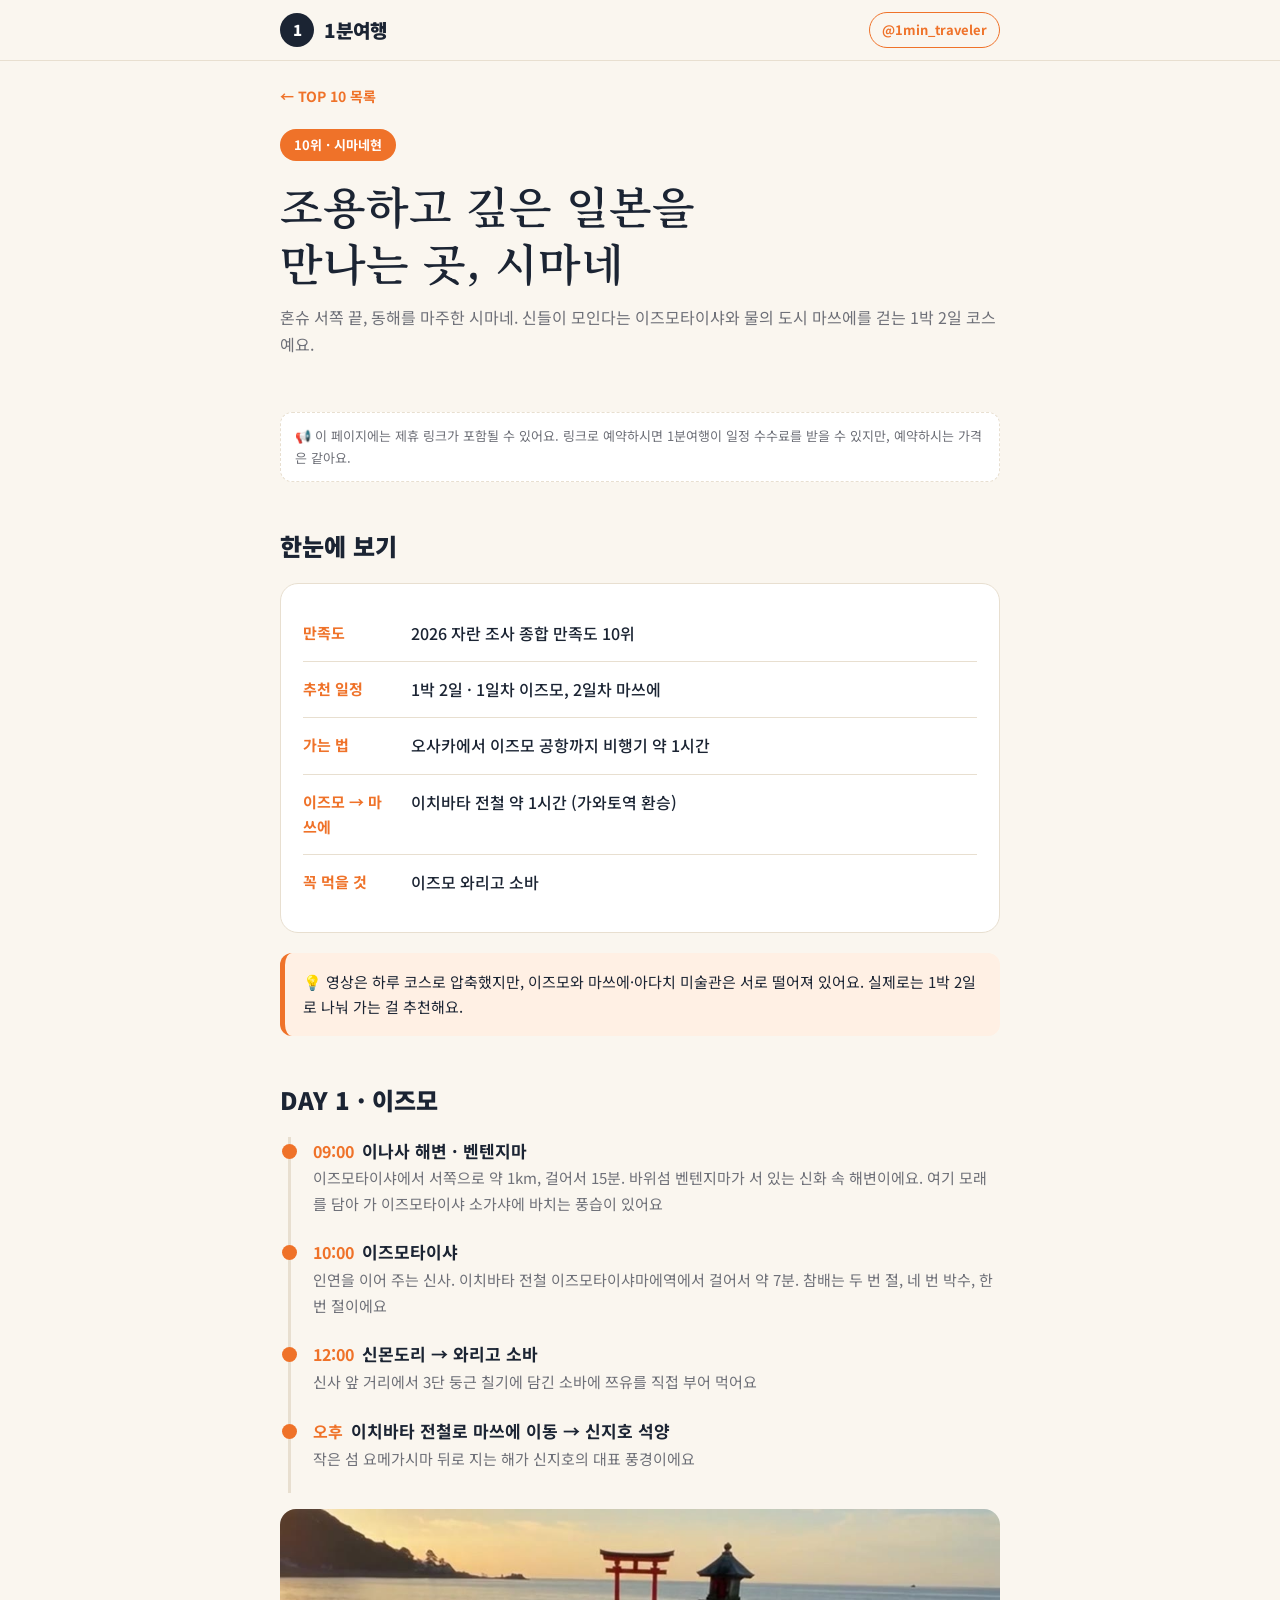
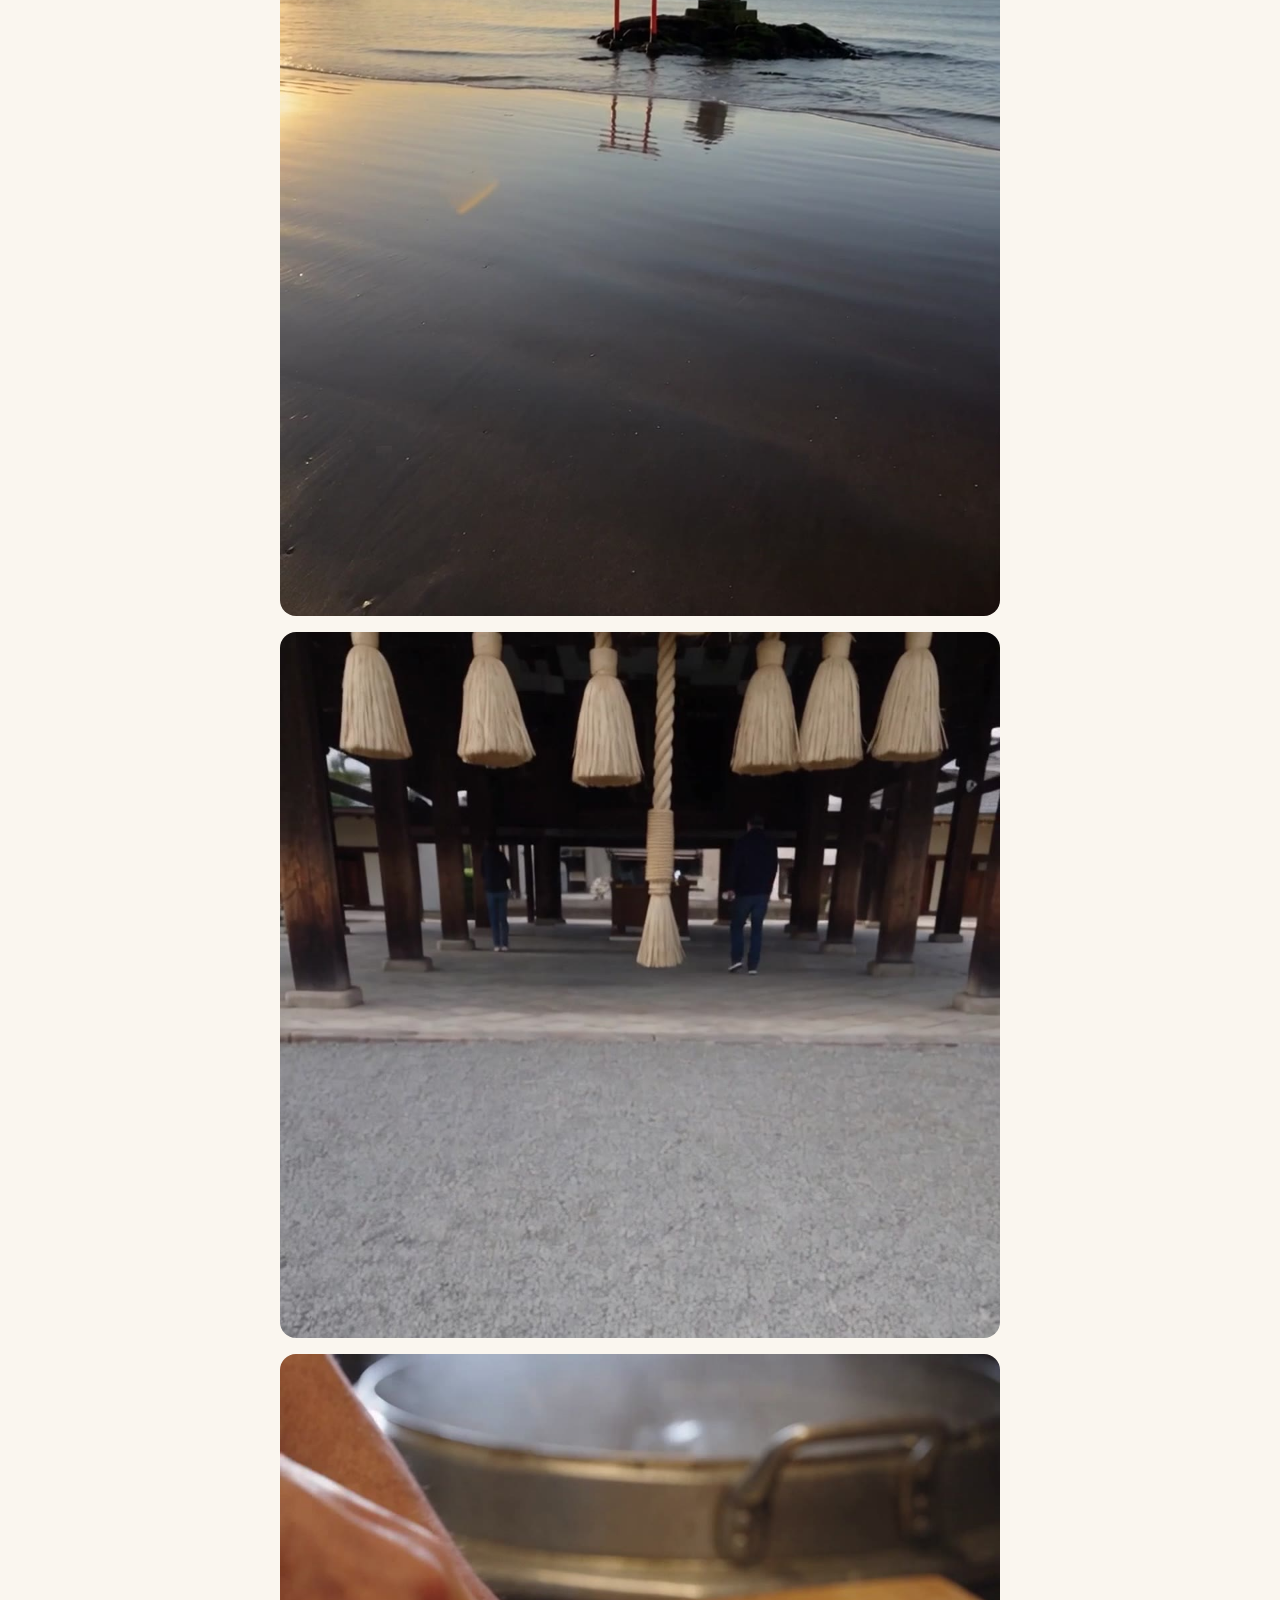
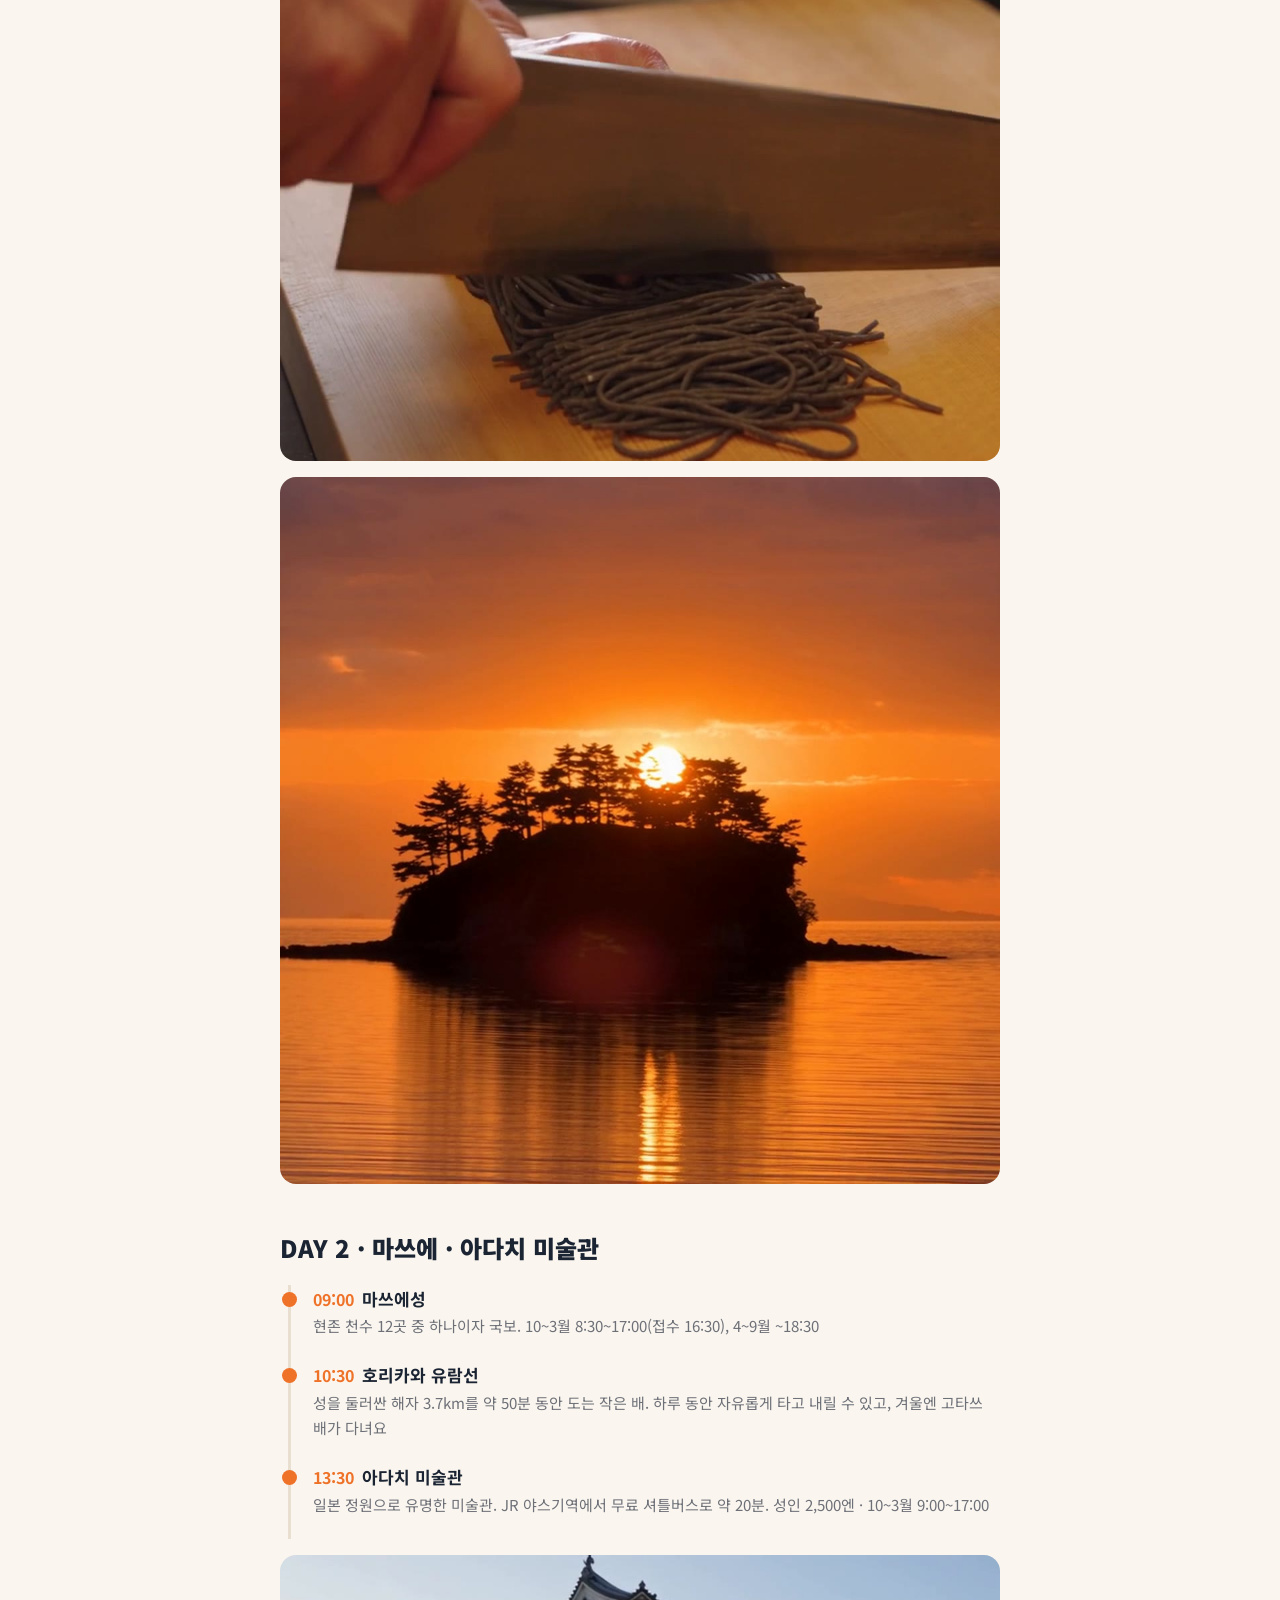
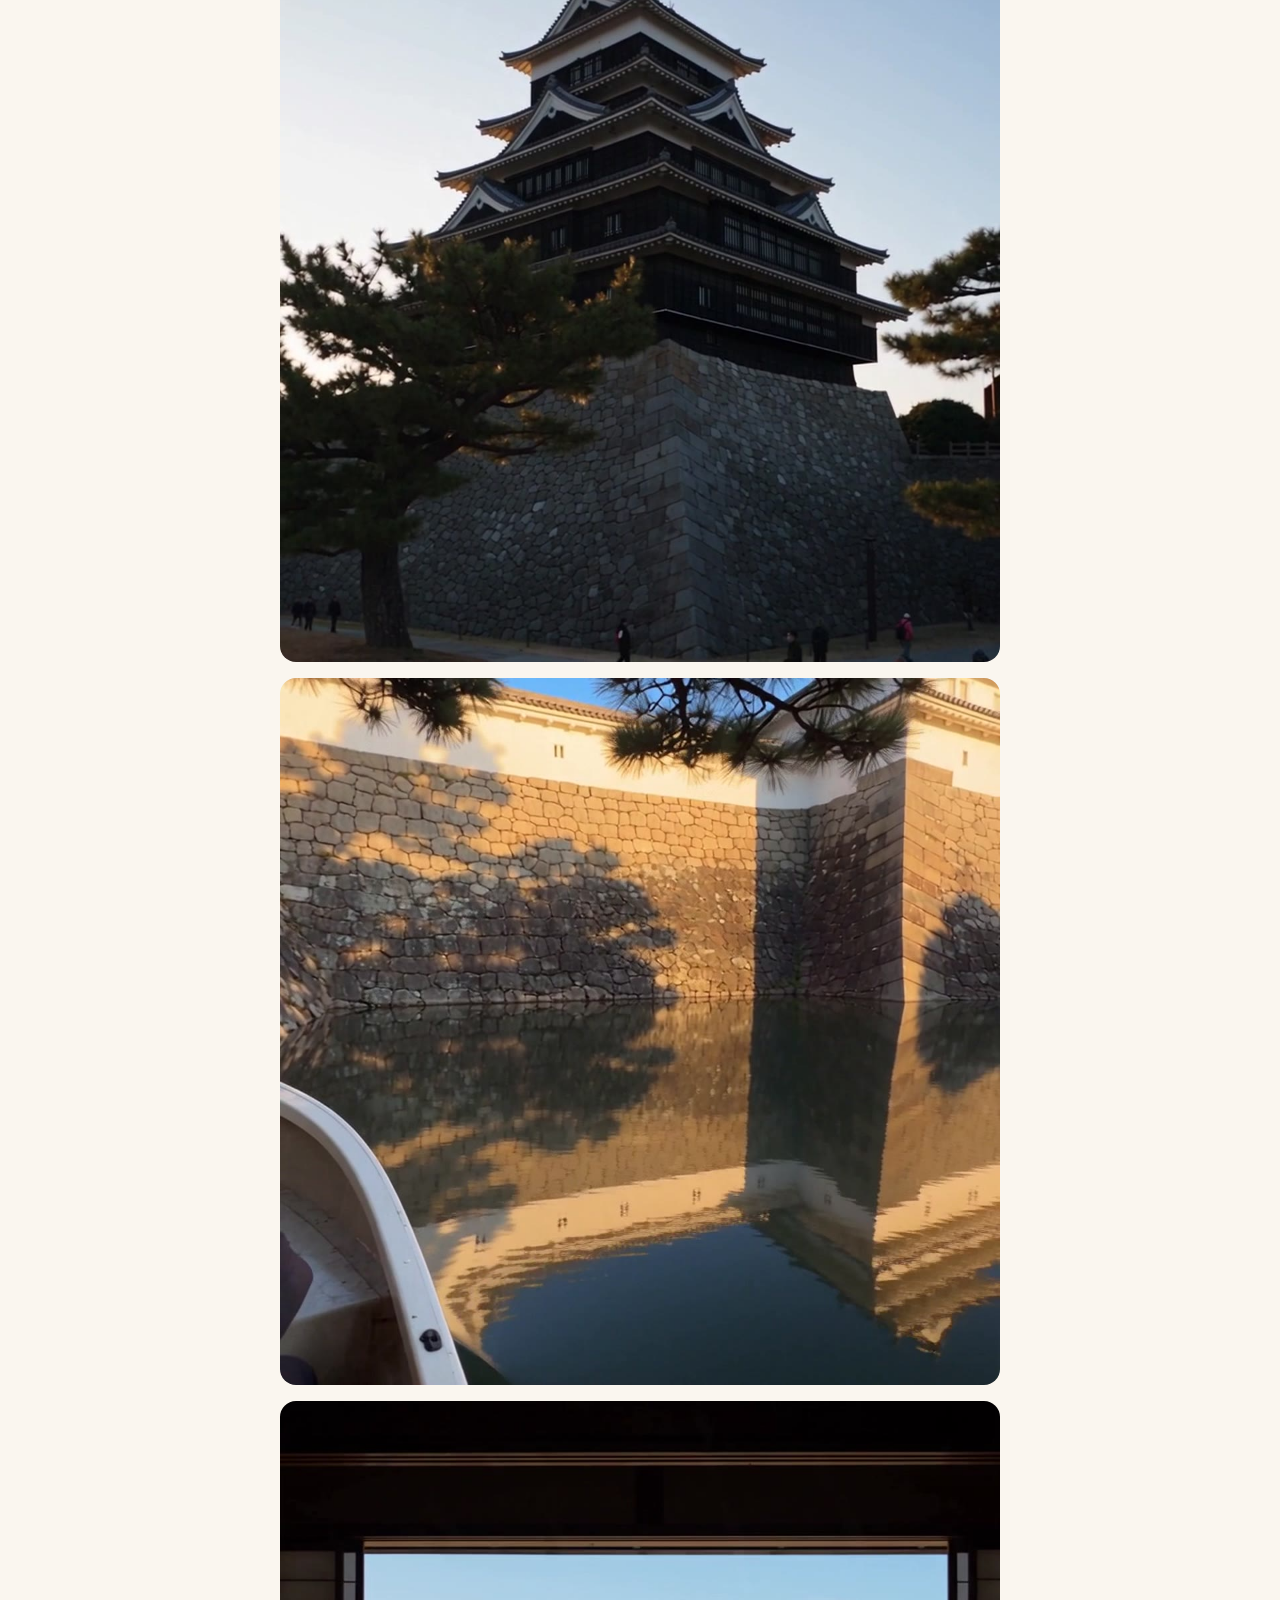
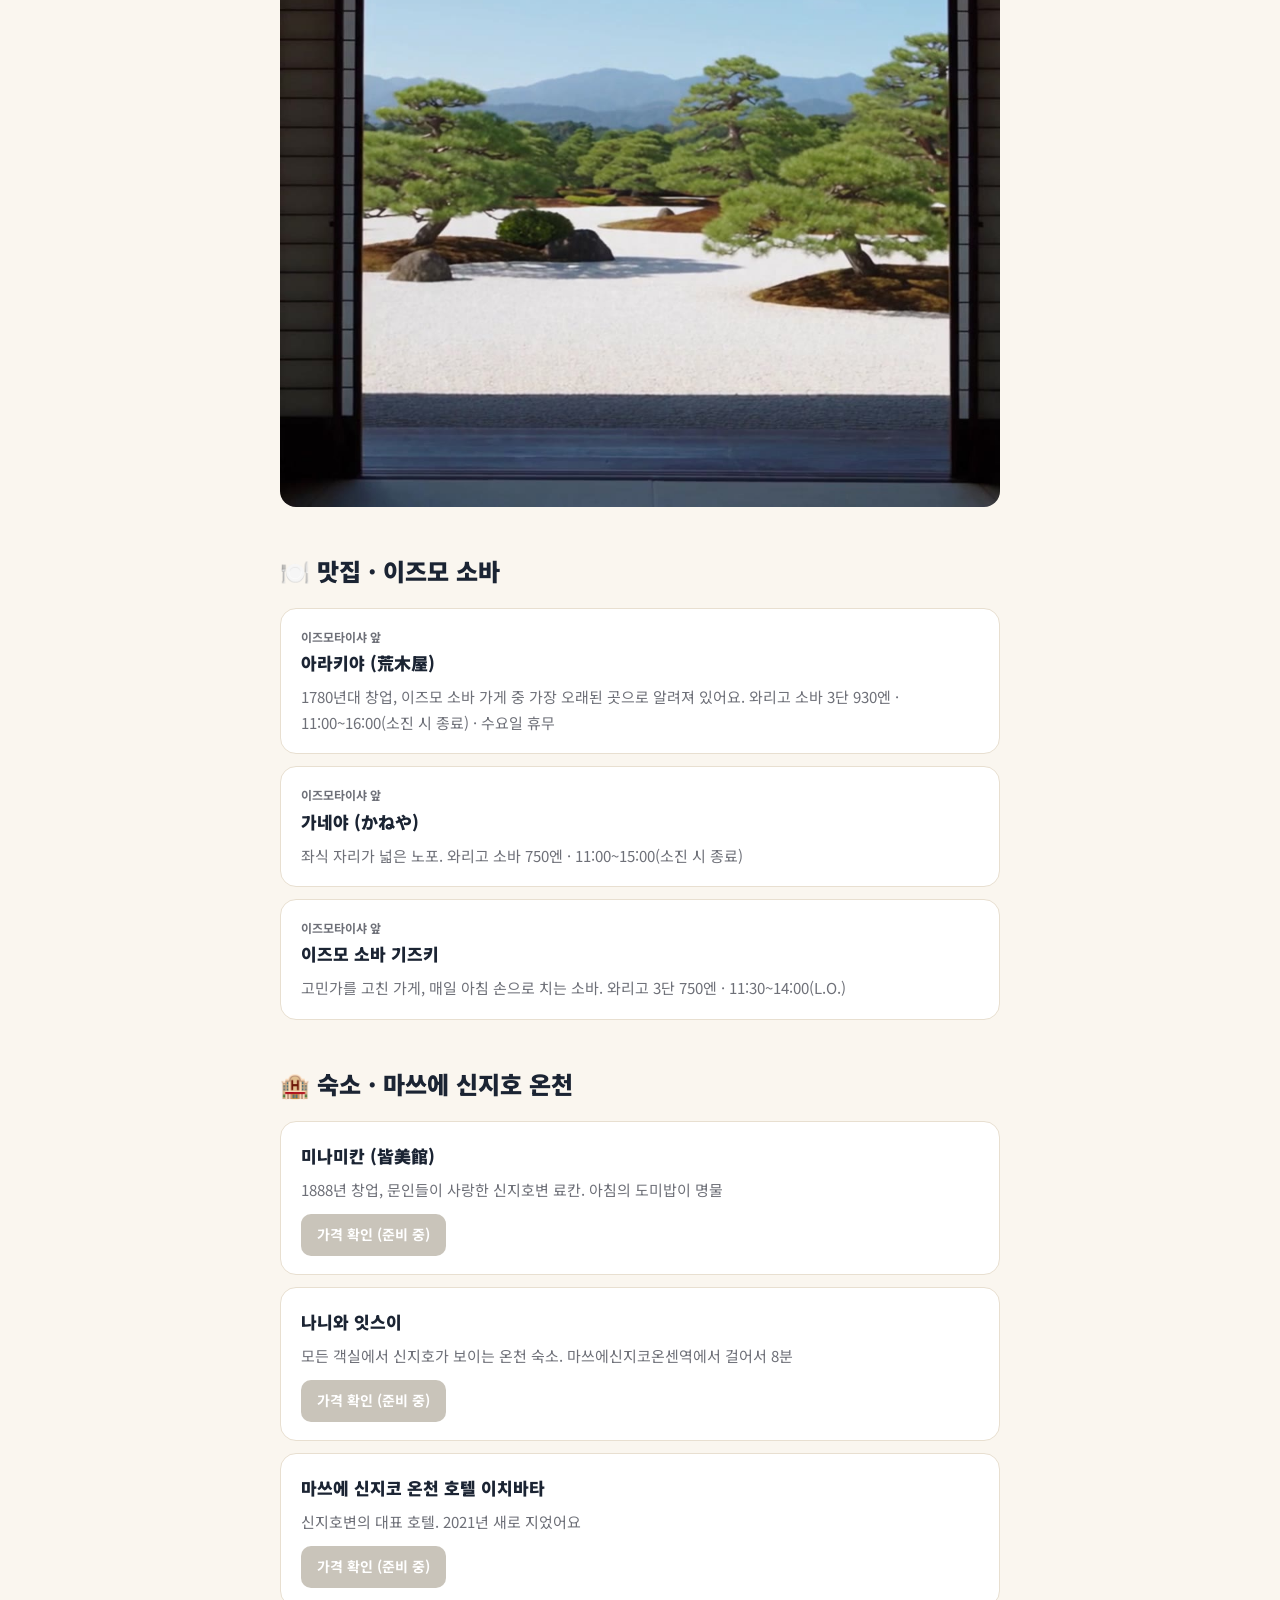
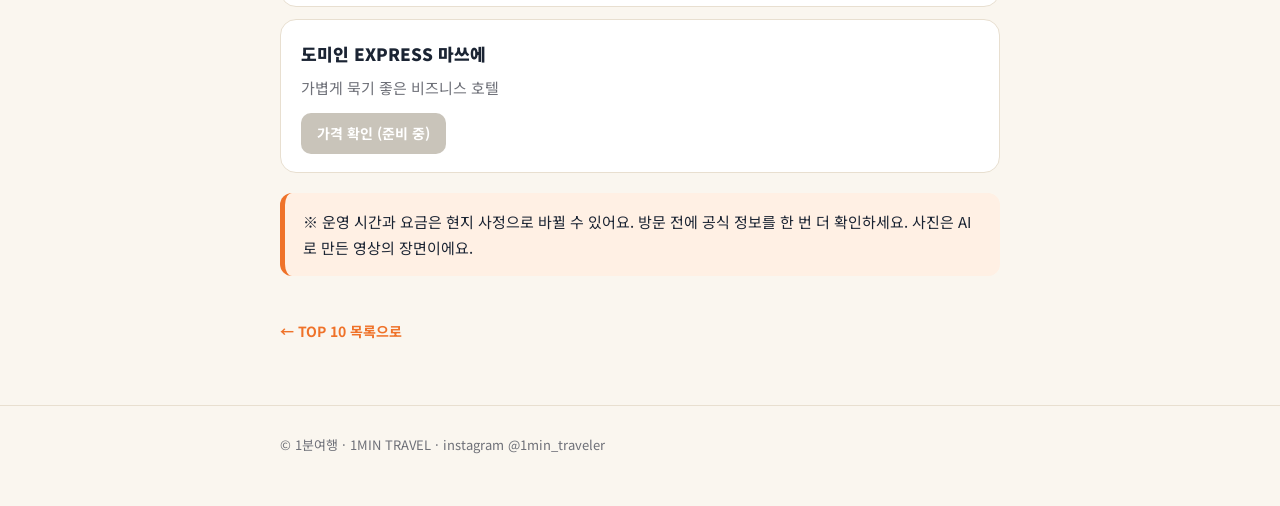
<file: japan/shimane.html>
<!DOCTYPE html>
<html lang="ko">
<head>
<meta charset="utf-8">
<meta name="viewport" content="width=device-width,initial-scale=1">
<title>시마네 1박 2일 코스 · 이즈모 소바 · 숙소 | 1분여행</title>
<meta name="description" content="일본인 만족도 10위 시마네. 이즈모타이샤, 이나사 해변, 마쓰에성, 호리카와 유람선, 아다치 미술관과 이즈모 소바 맛집·숙소 정리.">
<meta property="og:title" content="시마네 1박 2일 · 조용하고 깊은 일본을 만나는 곳">
<meta property="og:description" content="코스 · 맛집 · 숙소까지 한 번에 | 1분여행">
<meta property="og:image" content="https://1mintraveler.github.io/assets/img/covers/shimane.jpg">
<link rel="stylesheet" href="../assets/style.css">
</head>
<body>
<header class="top"><div class="wrap">
  <a class="logo" href="../"><span class="dot">1</span>1분여행</a>
  <a class="ig" href="https://www.instagram.com/1min_traveler/" target="_blank" rel="noopener">@1min_traveler</a>
</div></header>

<main class="wrap">
  <a class="back" href="../">← TOP 10 목록</a>
  <section class="hero" style="padding-top:20px">
    <span class="pill">10위 · 시마네현</span>
    <h1>조용하고 깊은 일본을<br>만나는 곳, 시마네</h1>
    <p class="lead">혼슈 서쪽 끝, 동해를 마주한 시마네. 신들이 모인다는 이즈모타이샤와 물의 도시 마쓰에를 걷는 1박 2일 코스예요.</p>
  </section>

  <div class="disclose">📢 이 페이지에는 제휴 링크가 포함될 수 있어요. 링크로 예약하시면 1분여행이 일정 수수료를 받을 수 있지만, 예약하시는 가격은 같아요.</div>

  <h2>한눈에 보기</h2>
  <div class="box rows">
    <div class="row"><span class="k">만족도</span><span class="v">2026 자란 조사 종합 만족도 10위</span></div>
    <div class="row"><span class="k">추천 일정</span><span class="v">1박 2일 · 1일차 이즈모, 2일차 마쓰에</span></div>
    <div class="row"><span class="k">가는 법</span><span class="v">오사카에서 이즈모 공항까지 비행기 약 1시간</span></div>
    <div class="row"><span class="k">이즈모 → 마쓰에</span><span class="v">이치바타 전철 약 1시간 (가와토역 환승)</span></div>
    <div class="row"><span class="k">꼭 먹을 것</span><span class="v">이즈모 와리고 소바</span></div>
  </div>
  <div class="note">💡 영상은 하루 코스로 압축했지만, 이즈모와 마쓰에·아다치 미술관은 서로 떨어져 있어요. 실제로는 1박 2일로 나눠 가는 걸 추천해요.</div>

  <h2>DAY 1 · 이즈모</h2>
  <ul class="timeline">
    <li><span class="t">09:00</span><span class="n">이나사 해변 · 벤텐지마</span><p>이즈모타이샤에서 서쪽으로 약 1km, 걸어서 15분. 바위섬 벤텐지마가 서 있는 신화 속 해변이에요. 여기 모래를 담아 가 이즈모타이샤 소가샤에 바치는 풍습이 있어요</p></li>
    <li><span class="t">10:00</span><span class="n">이즈모타이샤</span><p>인연을 이어 주는 신사. 이치바타 전철 이즈모타이샤마에역에서 걸어서 약 7분. 참배는 두 번 절, 네 번 박수, 한 번 절이에요</p></li>
    <li><span class="t">12:00</span><span class="n">신몬도리 → 와리고 소바</span><p>신사 앞 거리에서 3단 둥근 칠기에 담긴 소바에 쯔유를 직접 부어 먹어요</p></li>
    <li><span class="t">오후</span><span class="n">이치바타 전철로 마쓰에 이동 → 신지호 석양</span><p>작은 섬 요메가시마 뒤로 지는 해가 신지호의 대표 풍경이에요</p></li>
  </ul>
  <div class="photo"><img src="../assets/img/shimane/photo_05.jpg" alt="이나사 해변 벤텐지마" loading="lazy"></div>
  <div class="photo"><img src="../assets/img/shimane/photo_02.jpg" alt="이즈모타이샤" loading="lazy"></div>
  <div class="photo"><img src="../assets/img/shimane/photo_03.jpg" alt="이즈모 소바" loading="lazy"></div>
  <div class="photo"><img src="../assets/img/shimane/photo_07.jpg" alt="신지호 석양" loading="lazy"></div>

  <h2>DAY 2 · 마쓰에 · 아다치 미술관</h2>
  <ul class="timeline">
    <li><span class="t">09:00</span><span class="n">마쓰에성</span><p>현존 천수 12곳 중 하나이자 국보. 10~3월 8:30~17:00(접수 16:30), 4~9월 ~18:30</p></li>
    <li><span class="t">10:30</span><span class="n">호리카와 유람선</span><p>성을 둘러싼 해자 3.7km를 약 50분 동안 도는 작은 배. 하루 동안 자유롭게 타고 내릴 수 있고, 겨울엔 고타쓰 배가 다녀요</p></li>
    <li><span class="t">13:30</span><span class="n">아다치 미술관</span><p>일본 정원으로 유명한 미술관. JR 야스기역에서 무료 셔틀버스로 약 20분. 성인 2,500엔 · 10~3월 9:00~17:00</p></li>
  </ul>
  <div class="photo"><img src="../assets/img/shimane/photo_01.jpg" alt="마쓰에성" loading="lazy"></div>
  <div class="photo"><img src="../assets/img/shimane/photo_06.jpg" alt="호리카와 유람선" loading="lazy"></div>
  <div class="photo"><img src="../assets/img/shimane/photo_04.jpg" alt="아다치 미술관 정원" loading="lazy"></div>

  <h2>🍽️ 맛집 · 이즈모 소바</h2>
  <div class="list">
    <div class="item"><div class="tag">이즈모타이샤 앞</div><div class="name">아라키야 (荒木屋)</div><p>1780년대 창업, 이즈모 소바 가게 중 가장 오래된 곳으로 알려져 있어요. 와리고 소바 3단 930엔 · 11:00~16:00(소진 시 종료) · 수요일 휴무</p></div>
    <div class="item"><div class="tag">이즈모타이샤 앞</div><div class="name">가네야 (かねや)</div><p>좌식 자리가 넓은 노포. 와리고 소바 750엔 · 11:00~15:00(소진 시 종료)</p></div>
    <div class="item"><div class="tag">이즈모타이샤 앞</div><div class="name">이즈모 소바 기즈키</div><p>고민가를 고친 가게, 매일 아침 손으로 치는 소바. 와리고 3단 750엔 · 11:30~14:00(L.O.)</p></div>
  </div>

  <h2>🏨 숙소 · 마쓰에 신지호 온천</h2>
  <div class="list">
    <div class="item"><div class="name">미나미칸 (皆美館)</div><p>1888년 창업, 문인들이 사랑한 신지호변 료칸. 아침의 도미밥이 명물</p><a class="btn disabled" href="#">가격 확인 (준비 중)</a></div>
    <div class="item"><div class="name">나니와 잇스이</div><p>모든 객실에서 신지호가 보이는 온천 숙소. 마쓰에신지코온센역에서 걸어서 8분</p><a class="btn disabled" href="#">가격 확인 (준비 중)</a></div>
    <div class="item"><div class="name">마쓰에 신지코 온천 호텔 이치바타</div><p>신지호변의 대표 호텔. 2021년 새로 지었어요</p><a class="btn disabled" href="#">가격 확인 (준비 중)</a></div>
    <div class="item"><div class="name">도미인 EXPRESS 마쓰에</div><p>가볍게 묵기 좋은 비즈니스 호텔</p><a class="btn disabled" href="#">가격 확인 (준비 중)</a></div>
  </div>

  <div class="note">※ 운영 시간과 요금은 현지 사정으로 바뀔 수 있어요. 방문 전에 공식 정보를 한 번 더 확인하세요. 사진은 AI로 만든 영상의 장면이에요.</div>
  <a class="back" href="../">← TOP 10 목록으로</a>
</main>

<footer><div class="wrap">© 1분여행 · 1MIN TRAVEL · instagram @1min_traveler</div></footer>
</body>
</html>
</file>
<file: assets/style.css>
@import url('https://fonts.googleapis.com/css2?family=Noto+Sans+KR:wght@400;500;700;900&family=Noto+Serif+KR:wght@600&display=swap');
:root{--navy:#1b2433;--orange:#ef7229;--cream:#faf6ef;--line:#e8dfd0;--muted:#6e7078;--soft:#fff0e4}
*{box-sizing:border-box;margin:0;padding:0}
body{font-family:'Noto Sans KR',system-ui,sans-serif;background:var(--cream);color:var(--navy);line-height:1.7;-webkit-font-smoothing:antialiased}
a{color:inherit;text-decoration:none}
img{max-width:100%;display:block}
.wrap{max-width:760px;margin:0 auto;padding:0 20px}
header.top{position:sticky;top:0;z-index:10;background:rgba(250,246,239,.92);backdrop-filter:blur(8px);border-bottom:1px solid var(--line)}
header.top .wrap{display:flex;align-items:center;justify-content:space-between;height:60px}
.logo{display:flex;align-items:center;gap:10px;font-weight:900;font-size:19px}
.logo .dot{width:34px;height:34px;border-radius:50%;background:var(--navy);color:#fff;display:grid;place-items:center;font-size:15px;font-weight:900}
.ig{font-size:13px;font-weight:700;color:var(--orange);border:1.5px solid var(--orange);padding:6px 12px;border-radius:999px}
.hero{padding:56px 0 36px}
.pill{display:inline-block;background:var(--orange);color:#fff;font-weight:700;font-size:13px;padding:5px 14px;border-radius:999px}
h1{font-family:'Noto Serif KR',serif;font-weight:600;font-size:clamp(30px,7vw,44px);line-height:1.3;margin:16px 0 12px}
.lead{color:var(--muted);font-size:16px}
.rule{height:3px;background:var(--navy);margin:28px 0}
h2{font-size:24px;font-weight:900;margin:44px 0 16px}
h3{font-size:19px;font-weight:700;margin:28px 0 8px}
.grid{display:grid;grid-template-columns:repeat(2,1fr);gap:14px}
@media(min-width:620px){.grid{grid-template-columns:repeat(3,1fr)}}
.card{position:relative;border-radius:16px;overflow:hidden;aspect-ratio:9/14;background:var(--navy);box-shadow:0 4px 18px rgba(27,36,51,.12)}
.card img{width:100%;height:100%;object-fit:cover}
.card .rank{position:absolute;top:10px;left:10px;background:var(--orange);color:#fff;font-weight:900;font-size:13px;padding:3px 10px;border-radius:999px}
.card .soon{position:absolute;left:0;right:0;bottom:0;padding:8px;background:linear-gradient(transparent,rgba(27,36,51,.85));color:#fff;font-weight:700;font-size:13px;text-align:center}
.card:has(.soon) img{filter:grayscale(.35) brightness(.85)}
.card.empty{display:grid;place-items:center;color:#fff;font-weight:900;font-size:26px;background:linear-gradient(160deg,#2b3a55,#1b2433)}
.card.empty small{display:block;font-size:12px;font-weight:500;opacity:.7;text-align:center}
.box{background:#fff;border:1px solid var(--line);border-radius:18px;padding:22px 22px}
.rows .row{display:flex;gap:16px;padding:14px 0;border-bottom:1px solid var(--line)}
.rows .row:last-child{border-bottom:0}
.rows .k{flex:0 0 92px;color:var(--orange);font-weight:700;font-size:15px}
.rows .v{font-weight:500}
.note{background:var(--soft);border-left:5px solid var(--orange);padding:16px 18px;border-radius:12px;margin:20px 0;font-size:15px}
.timeline{list-style:none;border-left:3px solid var(--line);margin-left:8px;padding-left:22px}
.timeline li{position:relative;padding:0 0 22px}
.timeline li::before{content:"";position:absolute;left:-31px;top:7px;width:15px;height:15px;border-radius:50%;background:var(--orange)}
.timeline .t{color:var(--orange);font-weight:700;margin-right:8px}
.timeline .n{font-weight:700;font-size:17px}
.timeline p{color:var(--muted);font-size:15px}
.photo{border-radius:16px;overflow:hidden;margin:16px 0}
.list{display:grid;gap:12px}
.item{background:#fff;border:1px solid var(--line);border-radius:16px;padding:18px 20px}
.item .tag{font-size:12px;font-weight:700;color:var(--muted)}
.item .name{font-weight:900;font-size:17px;margin:2px 0 6px}
.item p{color:var(--muted);font-size:15px}
.btn{display:inline-block;margin-top:12px;background:var(--navy);color:#fff;font-weight:700;font-size:14px;padding:9px 16px;border-radius:10px}
.btn.disabled{background:#c9c4ba;pointer-events:none}
.disclose{font-size:13px;color:var(--muted);background:#fff;border:1px dashed var(--line);border-radius:12px;padding:12px 14px;margin:18px 0}
footer{margin-top:60px;border-top:1px solid var(--line);padding:28px 0 50px;color:var(--muted);font-size:13px}
.back{display:inline-block;margin:24px 0 0;font-size:14px;font-weight:700;color:var(--orange)}

.card.locked{cursor:default}
.card.live{outline:3px solid var(--orange);outline-offset:-3px}
.card .go{position:absolute;left:0;right:0;bottom:0;padding:10px;background:var(--orange);color:#fff;font-weight:900;font-size:14px;text-align:center}
.card.live:hover{transform:translateY(-3px);transition:.2s}
.feature{display:flex;gap:16px;align-items:center;margin-top:26px;background:#fff;border:2px solid var(--orange);border-radius:18px;padding:14px;box-shadow:0 6px 20px rgba(239,114,41,.15)}
.feature img{width:96px;height:150px;object-fit:cover;border-radius:12px;flex:0 0 auto}
.feature b{display:block;font-size:20px;font-weight:900;margin:4px 0}
.feature p{color:var(--muted);font-size:14px}
.feature .new{background:var(--orange);color:#fff;font-size:11px;font-weight:900;padding:2px 8px;border-radius:999px}
.feature .cta{display:inline-block;margin-top:8px;color:var(--orange);font-weight:900;font-size:15px}
</file>
